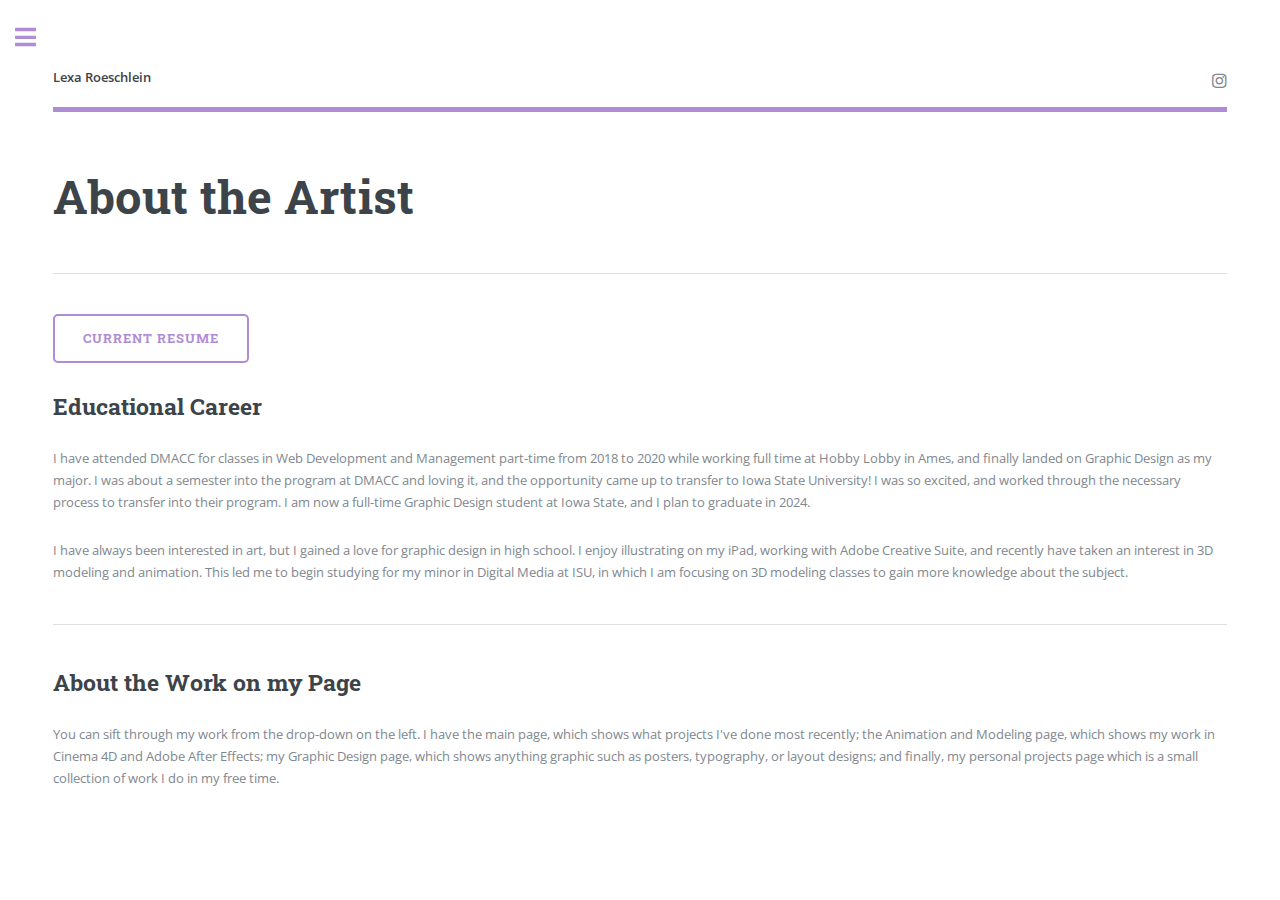
<file: abouttheartist.html>
<!DOCTYPE HTML>
<!--
	Editorial by HTML5 UP
	html5up.net | @ajlkn
	Free for personal and commercial use under the CCA 3.0 license (html5up.net/license)
-->
<html>
	<head>
		<title>About the Artist</title>
		<meta charset="utf-8" />
		<meta name="viewport" content="width=device-width, initial-scale=1, user-scalable=no" />
		<link rel="stylesheet" href="assets/css/main.css" />
	</head>
	<body class="is-preload">

		<!-- Wrapper -->
			<div id="wrapper">

				<!-- Main -->
					<div id="main">
						<div class="inner">

							<!-- Header -->
								<header id="header">
									<strong>Lexa Roeschlein</strong>
									<ul class="icons">
										<li><a href="https://instagram.com/lexa_roeschlein" class="icon brands fa-instagram"><span class="label">Instagram</span></a></li>
									</ul>
								</header>

							<!-- Content -->
								<section>
									<header class="main">
										<h1>About the Artist</h1>
									</header>
									<hr class="major" />
									
									<ul class="actions">
									<li><a href="images/resume.pdf" target="_blank" rel="noreferrer noopener" class="button large">Current Resume</a></li>
									</ul>
							

									<h2>Educational Career</h2>
                                    <p>I have attended DMACC for classes in Web Development and Management part-time from 2018 to 2020 while working full time at Hobby Lobby in Ames, and finally landed on Graphic Design as my major.
                                        I was about a semester into the program at DMACC and loving it, and the opportunity came up to transfer to Iowa State University! 
                                        I was so excited, and worked through the necessary process to transfer into their program. I am now a full-time Graphic Design student at Iowa State, 
                                        and I plan to graduate in 2024. 
                                    </p>
									<!--
									<span class="image main"><img src="images/pic11.jpg" alt="" /></span>
										-->
							
									
									<p>I have always been interested in art, but I gained a love for graphic design in high school. I enjoy illustrating on my iPad, working
										with Adobe Creative Suite, and recently have taken an interest in 3D modeling and animation. This led me to begin studying for my minor in
										Digital Media at ISU, in which I am focusing on 3D modeling classes to gain more knowledge about the subject. 
                                    </p>

									

								
									<hr class="major" />

									<h2>About the Work on my Page</h2>
									<p>You can sift through my work from the drop-down on the left. I have the main page, which shows what projects I've done most recently; the Animation and Modeling page, which shows
                                    my work in Cinema 4D and Adobe After Effects; my Graphic Design page, which shows anything graphic such as posters, typography, or layout designs; and finally, my personal projects page which is a small
									collection of work I do in my free time. 
								</p>
								</section>

						</div>
					</div>

				<!-- Sidebar -->
					<div id="sidebar">
						<div class="inner">

							<!-- Search 
								<section id="search" class="alt">
									<form method="post" action="#">
										<input type="text" name="query" id="query" placeholder="Search" />
									</form>
								</section>
							-->
							<!-- Menu -->
								<nav id="menu">
									<header class="major">
										<h2>Menu</h2>
									</header>
									<ul>
										<li><a href="index.html">Homepage</a></li>
										<li><a href="abouttheartist.html">About the Artist</a></li>
										<li>
											<span class="opener">Project Gallery</span>
											<ul>
												<li><a href="animation_modeling.html">Animation and 3D Modeling</a></li>
												<li><a href="graphicdesign.html">Graphic Design</a></li>
												<li><a href="personalprojects.html">Personal Projects</a></li>
											</ul>
										</li>
										
								</nav>

							<!-- Section -->
							<!--
								<section>
									<header class="major">
										<h2>Ante interdum</h2>
									</header>
									<div class="mini-posts">
										<article>
											<a href="#" class="image"><img src="images/pic07.jpg" alt="" /></a>
											<p>Aenean ornare velit lacus, ac varius enim lorem ullamcorper dolore aliquam.</p>
										</article>
										<article>
											<a href="#" class="image"><img src="images/pic08.jpg" alt="" /></a>
											<p>Aenean ornare velit lacus, ac varius enim lorem ullamcorper dolore aliquam.</p>
										</article>
										<article>
											<a href="#" class="image"><img src="images/pic09.jpg" alt="" /></a>
											<p>Aenean ornare velit lacus, ac varius enim lorem ullamcorper dolore aliquam.</p>
										</article>
									</div>
									<ul class="actions">
										<li><a href="#" class="button">More</a></li>
									</ul>
								</section>
							-->

							<!-- Section -->
                            <section>
                                <header class="major">
                                    <h2>Get in touch</h2>
                                </header>
                                <p>Feel free to contact me with any questions!
                                </p>
                                <ul class="contact">
                                    <li class="icon solid fa-envelope">lexamroeschlein@gmail.com</li>
                                    <li class="icon solid fa-phone">(515) 231-2909</li><!--
                                    <li class="icon solid fa-home"><br />
                                    Nashville, TN 00000-0000</li> -->
                                </ul>
                            </section>
							<!-- Footer -->
								<footer id="footer">
									<p class="copyright">&copy; Lexa Roeschlein. All rights reserved. Preset: <a href="https://html5up.net">HTML5 UP</a>.</p>
								</footer>

						</div>
					</div>

			</div>

		<!-- Scripts -->
			<script src="assets/js/jquery.min.js"></script>
			<script src="assets/js/browser.min.js"></script>
			<script src="assets/js/breakpoints.min.js"></script>
			<script src="assets/js/util.js"></script>
			<script src="assets/js/main.js"></script>

	</body>
</html>
</file>
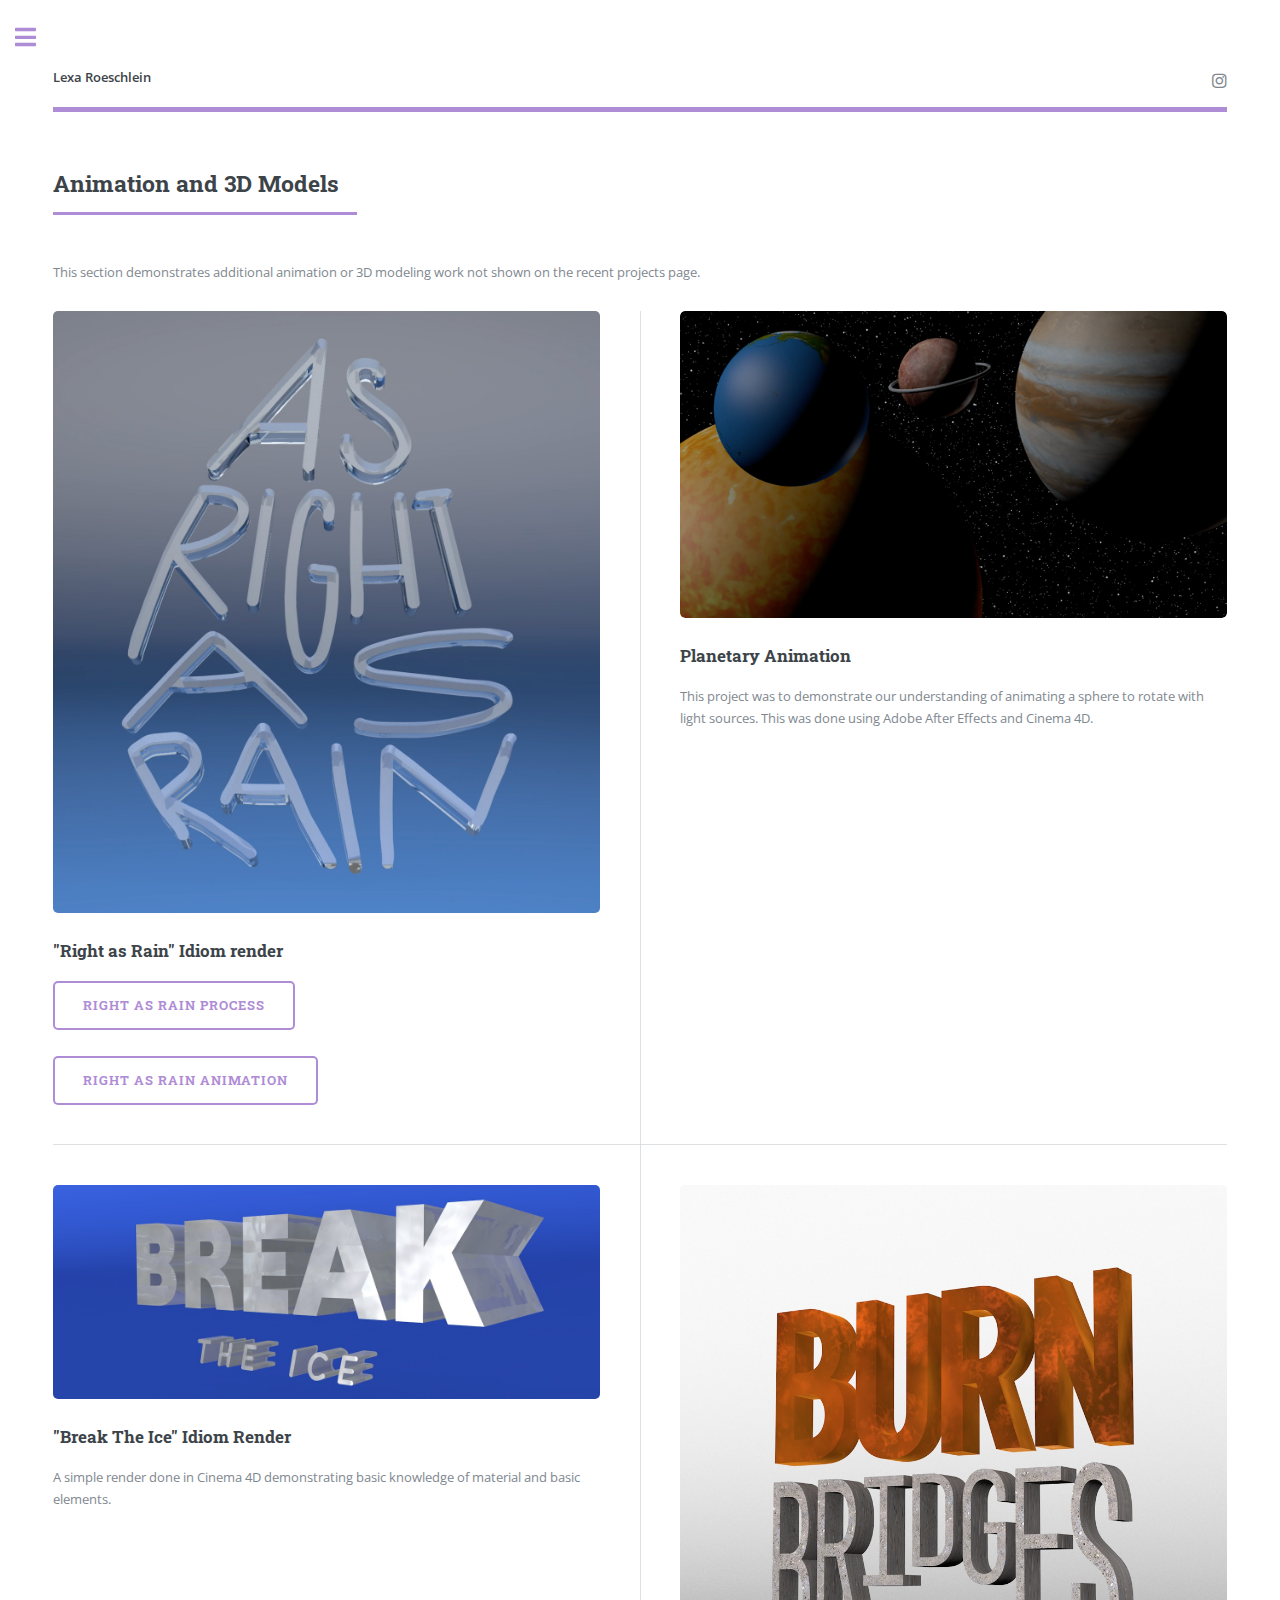
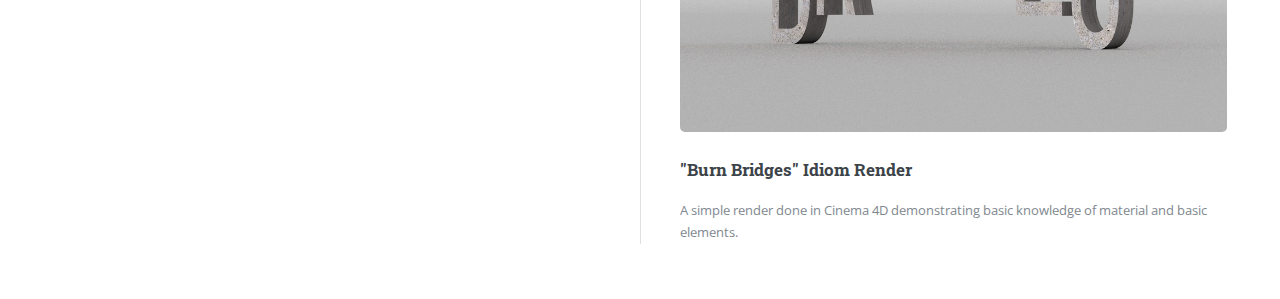
<file: animation_modeling.html>
<!DOCTYPE HTML>
<!--
	Editorial by HTML5 UP
	html5up.net | @ajlkn
	Free for personal and commercial use under the CCA 3.0 license (html5up.net/license)
-->
<html>
	<head>
		<title>Animation and 3D Models</title>
		<meta charset="utf-8" />
		<meta name="viewport" content="width=device-width, initial-scale=1, user-scalable=no" />
		<link rel="stylesheet" href="assets/css/main.css" />
	</head>
	<body class="is-preload">

		<!-- Wrapper -->
			<div id="wrapper">

				<!-- Main -->
					<div id="main">
						<div class="inner">

							<!-- Header -->
								<header id="header">
									<strong>Lexa Roeschlein</strong>
									<ul class="icons">
									
										<li><a href="https://instagram.com/lexa_roeschlein" class="icon brands fa-instagram" target="_blank" rel="noreferrer noopener"><span class="label">Instagram</span></a></li>
									
										</ul>
								</header>

							<!-- Banner -->
							<!-- Section -->
							<section>
								<header class="major">
									<h2>Animation and 3D Models</h2>
								</header>
								<p>This section demonstrates additional animation or 3D modeling work not shown on the recent projects page.</p>
								<div class="posts">
									<article>
										<span class="image object">
											<img src="images/rightasrain_thumb.png" alt="" />
										</span>
										<h3>"Right as Rain" Idiom render</h3>
										<ul class="actions">
											<li><a href="images/rightasrainprocess.pdf" target="_blank" rel="noreferrer noopener" class="button large">Right as Rain Process</a></li>
											</ul>
										<ul class="actions">
											<li><a href="images/rightasrain.mp4" target="_blank" rel="noreferrer noopener" class="button large">Right as Rain Animation</a></li>
											</ul>
									</article>
									<article>
										<a href="images/planets.mp4" target="_blank" rel="noreferrer noopener" class="image"><img src="images/planets_still.png" alt="" /></a>
										<h3>Planetary Animation</h3>
										<p>This project was to demonstrate our understanding of animating a sphere to rotate with light sources. This was done using Adobe After Effects and Cinema 4D.
										</p>
										
									</article>
									<article>
										<span class="image object">
											<img src="images/breaktheice_basic.jpg" alt="" />
										</span>
										<h3>"Break The Ice" Idiom Render</h3>
										<p>A simple render done in Cinema 4D demonstrating basic knowledge of material and basic elements.</p>
									</article>
									<article>
											<span class="image object">
												<img src="images/burnbridges_basic.jpg" alt="" />
											</span>
											<h3>"Burn Bridges" Idiom Render</h3>
											<p>A simple render done in Cinema 4D demonstrating basic knowledge of material and basic elements.</p>
										
										</article>
								
									
									<!--
									<article>
										<a href="#" target="_blank" rel="noreferrer noopener" class="image"><img src="images/pic05.jpg" alt="" /></a>
										<h3>Feugiat lorem aenean</h3>
										<p></p>
									
									</article>
									<article>
										<a href="#" target="_blank" rel="noreferrer noopener" class="image"><img src="images/pic06.jpg" alt="" /></a>
										<h3>Amet varius aliquam</h3>
										<p></p>
									</article> -->
								</div>
							</section>
							
						

							
					


							

						</div>
					</div>

				<!-- Sidebar -->
					<div id="sidebar">
						<div class="inner">

							<!-- Search 
								<section id="search" class="alt">
									<form method="post" action="#">
										<input type="text" name="query" id="query" placeholder="Search" />
									</form>
								</section>
								-->
							<!-- Menu -->
								<nav id="menu">
									<header class="major">
										<h2>Menu</h2>
									</header>
									<ul>
										<li><a href="index.html">Homepage</a></li>
										<li><a href="abouttheartist.html">About the Artist</a></li>
										
										<li>
											<span class="opener">Project Gallery</span>
											<ul>
												<li><a href="animation_modeling.html">Animation and 3D Modeling</a></li>
												<li><a href="graphicdesign.html">Graphic Design</a></li>
												<li><a href="personalprojects.html">Personal Projects</a></li>

											</ul>
										</li>
										
								</nav>

						<!-- Section -->
							<!--
								<section>
									<header class="major">
										<h2>Ante interdum</h2>
									</header>
									<div class="mini-posts">
										<article>
											<a href="#" class="image"><img src="images/pic07.jpg" alt="" /></a>
											<p>Aenean ornare velit lacus, ac varius enim lorem ullamcorper dolore aliquam.</p>
										</article>
										<article>
											<a href="#" class="image"><img src="images/pic08.jpg" alt="" /></a>
											<p>Aenean ornare velit lacus, ac varius enim lorem ullamcorper dolore aliquam.</p>
										</article>
										<article>
											<a href="#" class="image"><img src="images/pic09.jpg" alt="" /></a>
											<p>Aenean ornare velit lacus, ac varius enim lorem ullamcorper dolore aliquam.</p>
										</article>
									</div>
									<ul class="actions">
										<li><a href="#" class="button">More</a></li>
									</ul>
								</section>
							-->

							<!-- Section -->
                            <section>
                                <header class="major">
                                    <h2>Get in touch</h2>
                                </header>
                                <p>Feel free to contact me with any questions!
                                </p>
                                <ul class="contact">
                                    <li class="icon solid fa-envelope">lexamroeschlein@gmail.com</li>
                                    <li class="icon solid fa-phone">(515) 231-2909</li><!--
                                    <li class="icon solid fa-home"><br />
                                    Nashville, TN 00000-0000</li> -->
                                </ul>
                            </section>

							<!-- Footer -->
								<footer id="footer">
									<p class="copyright">&copy; Lexa Roeschlein. All rights reserved. Preset: <a href="https://html5up.net">HTML5 UP</a>.</p>
								</footer>

						</div>
					</div>

			</div>

		<!-- Scripts -->
			<script src="assets/js/jquery.min.js"></script>
			<script src="assets/js/browser.min.js"></script>
			<script src="assets/js/breakpoints.min.js"></script>
			<script src="assets/js/util.js"></script>
			<script src="assets/js/main.js"></script>

	</body>
</html>
</file>
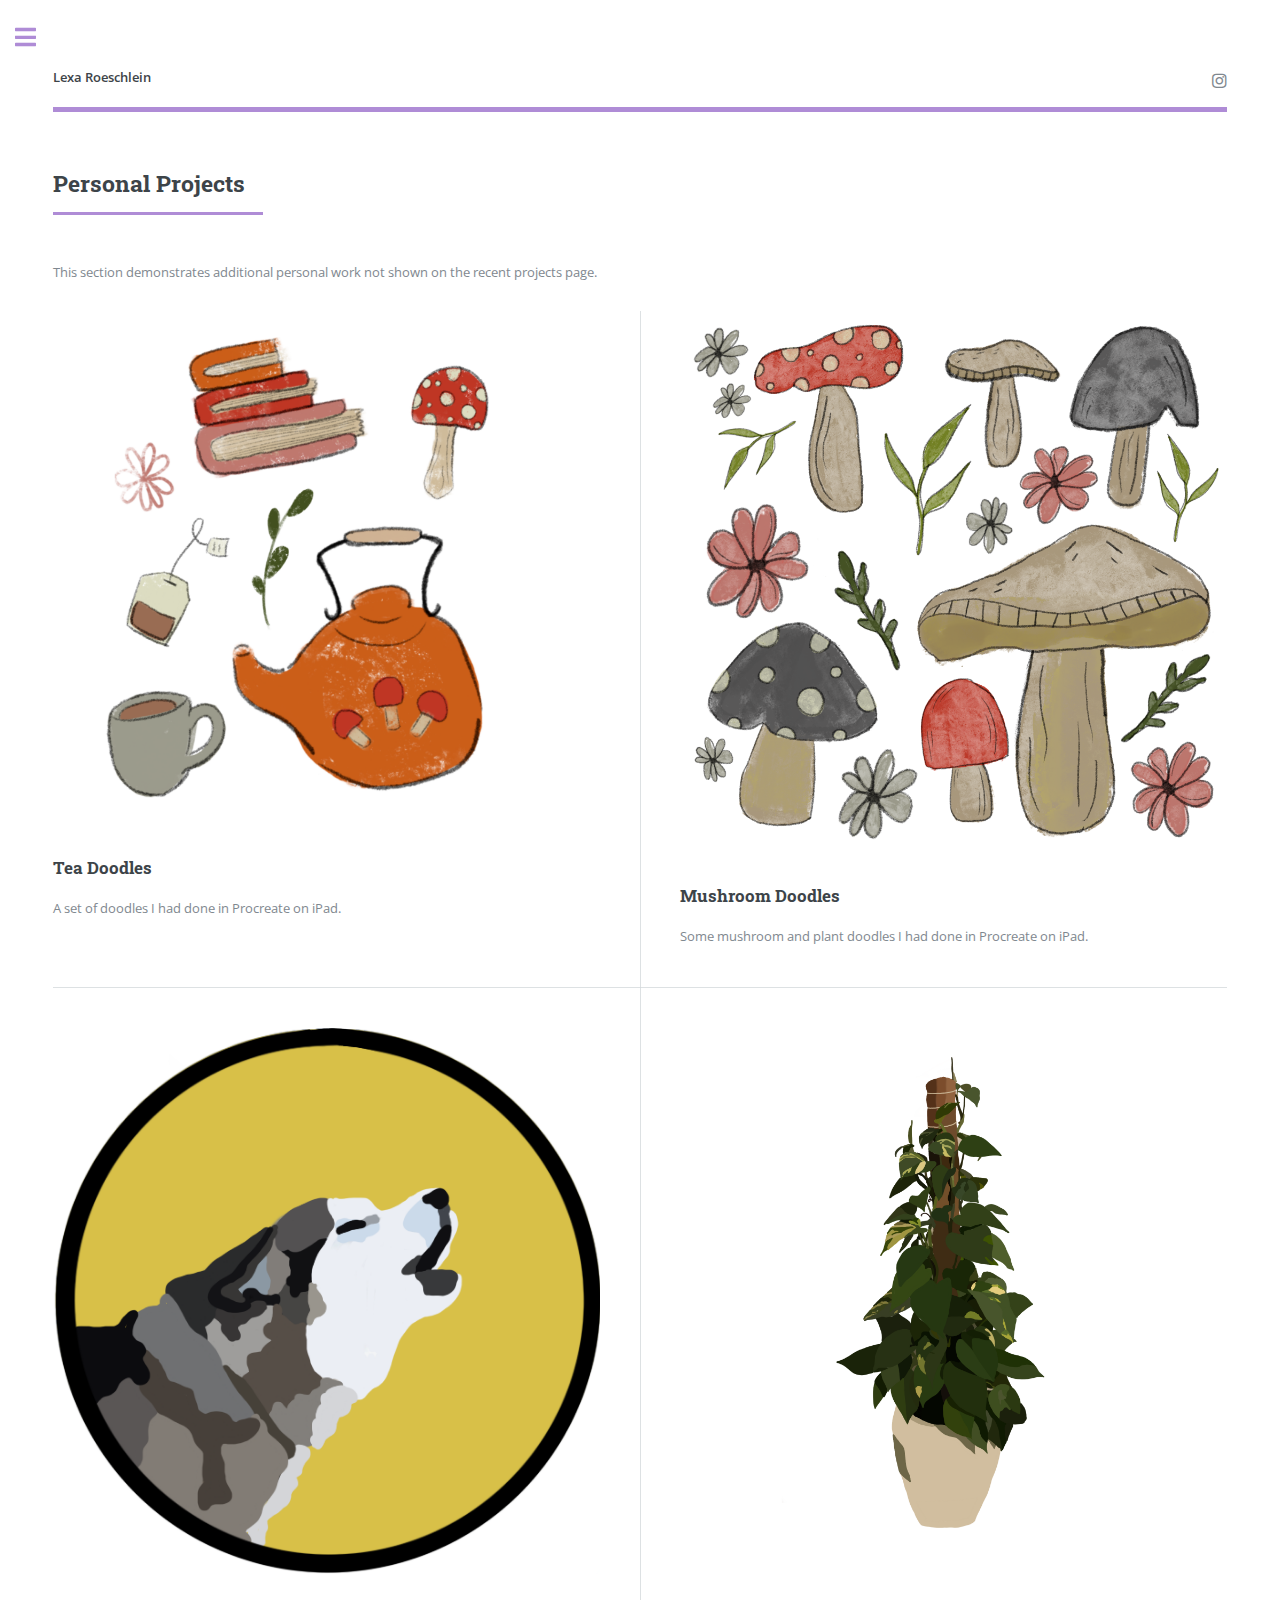
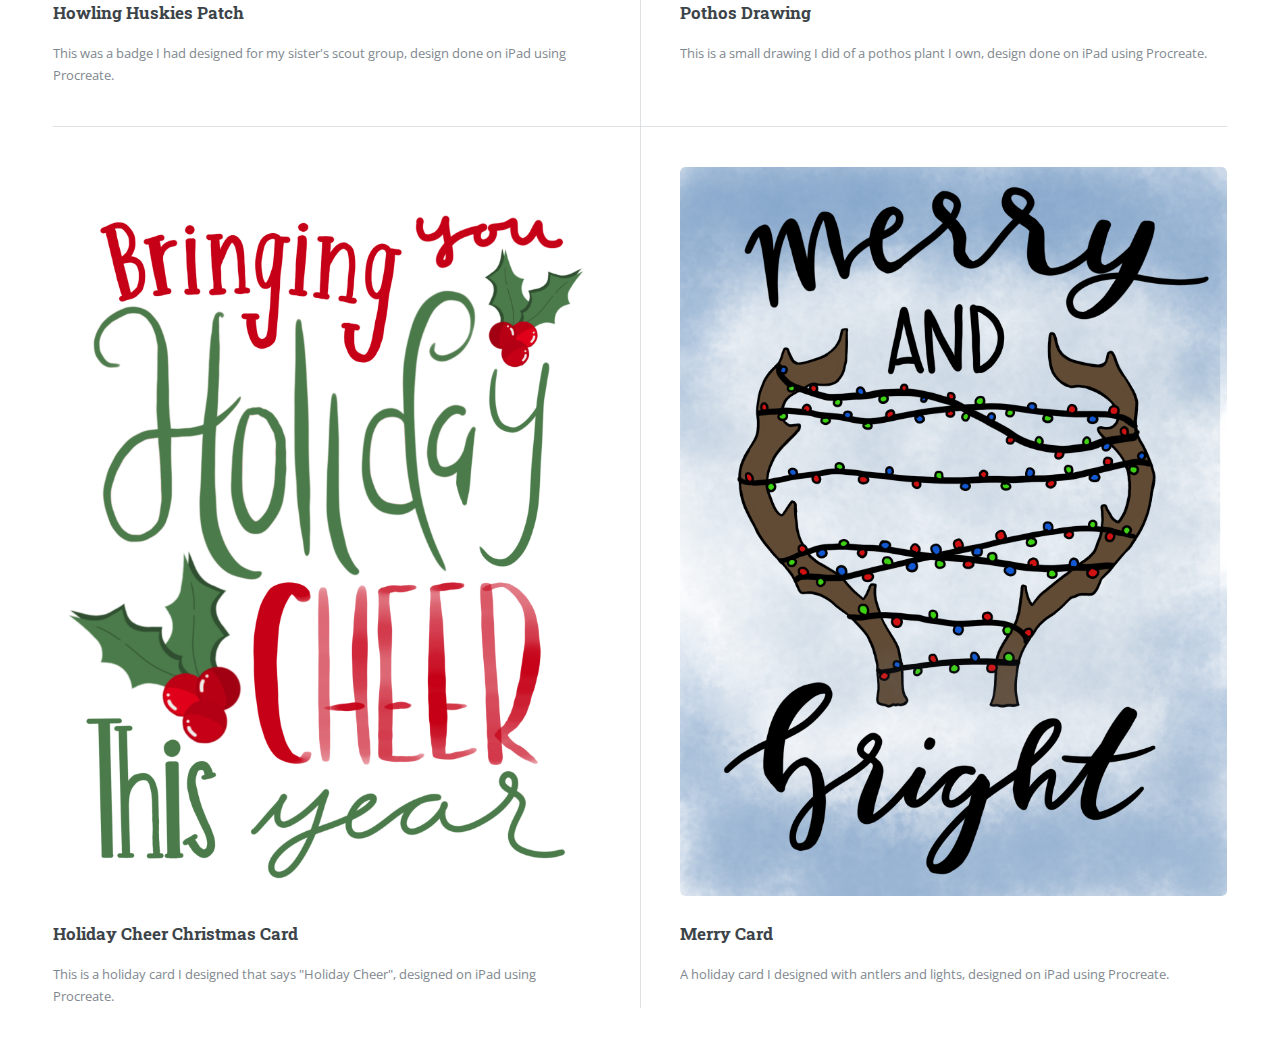
<file: personalprojects.html>
<!DOCTYPE HTML>
<!--
	Editorial by HTML5 UP
	html5up.net | @ajlkn
	Free for personal and commercial use under the CCA 3.0 license (html5up.net/license)
-->
<html>
	<head>
		<title>Personal Projects</title>
		<meta charset="utf-8" />
		<meta name="viewport" content="width=device-width, initial-scale=1, user-scalable=no" />
		<link rel="stylesheet" href="assets/css/main.css" />
	</head>
	<body class="is-preload">

		<!-- Wrapper -->
			<div id="wrapper">

				<!-- Main -->
					<div id="main">
						<div class="inner">

							<!-- Header -->
								<header id="header">
									<strong>Lexa Roeschlein</strong>
									<ul class="icons">
										
										<li><a href="https://instagram.com/lexa_roeschlein" class="icon brands fa-instagram" target="_blank" rel="noreferrer noopener"><span class="label">Instagram</span></a></li>
									
										</ul>
								</header>

							<!-- Banner -->
							<!-- Section -->
							<section>
								<header class="major">
									<h2>Personal Projects</h2>
								</header>
								<p>This section demonstrates additional personal work not shown on the recent projects page.</p>
								<div class="posts">
									<article>
										<a href="images/tea.png" target="_blank" rel="noreferrer noopener" class="image"><img src="images/tea.png" alt="" /></a>
										<h3>Tea Doodles</h3>
										<p>A set of doodles I had done in Procreate on iPad.
										</p>
										
									</article><article>
										<a href="images/mushroom.png" target="_blank" rel="noreferrer noopener" class="image"><img src="images/mushroom.png" alt="" /></a>
										<h3>Mushroom Doodles</h3>
										<p>Some mushroom and plant doodles I had done in Procreate on iPad.
										</p>
										
									</article>
									<article>
										<a href="images/husky.png" target="_blank" rel="noreferrer noopener" class="image"><img src="images/husky.png" alt="" /></a>
										<h3>Howling Huskies Patch</h3>
										<p>This was a badge I had designed for my sister's scout group, design done on iPad using Procreate.
										</p>
										
									</article>
                                    <article>
										<a href="images/pothos.png" target="_blank" rel="noreferrer noopener" class="image"><img src="images/pothos.png" alt="" /></a>
										<h3>Pothos Drawing</h3>
										<p>This is a small drawing I did of a pothos plant I own, design done on iPad using Procreate.
										</p>
										
									</article>
                                    <article>
										<a href="images/holidaycheer.png" target="_blank" rel="noreferrer noopener" class="image"><img src="images/holidaycheer.png" alt="" /></a>
										<h3>Holiday Cheer Christmas Card</h3>
										<p>This is a holiday card I designed that says "Holiday Cheer", designed on iPad using Procreate.
										</p>
										
									</article>
                                    <article>
										<a href="images/merry.png" target="_blank" rel="noreferrer noopener" class="image"><img src="images/merry.png" alt="" /></a>
										<h3>Merry Card</h3>
										<p>A holiday card I designed with antlers and lights, designed on iPad using Procreate.
										</p>
										
									</article>
								
									
									
									<!--
									<article>
										<a href="#" target="_blank" rel="noreferrer noopener" class="image"><img src="images/pic05.jpg" alt="" /></a>
										<h3>Feugiat lorem aenean</h3>
										<p></p>
									
									</article>
									<article>
										<a href="#" target="_blank" rel="noreferrer noopener" class="image"><img src="images/pic06.jpg" alt="" /></a>
										<h3>Amet varius aliquam</h3>
										<p></p>
									</article> -->
								</div>
							</section>
							
						

							
					


							

						</div>
					</div>

				<!-- Sidebar -->
					<div id="sidebar">
						<div class="inner">

							<!-- Search 
								<section id="search" class="alt">
									<form method="post" action="#">
										<input type="text" name="query" id="query" placeholder="Search" />
									</form>
								</section>
								-->
							<!-- Menu -->
								<nav id="menu">
									<header class="major">
										<h2>Menu</h2>
									</header>
									<ul>
										<li><a href="index.html">Homepage</a></li>
										<li><a href="abouttheartist.html">About the Artist</a></li>
										
										<li>
											<span class="opener">Project Gallery</span>
											<ul>
												<li><a href="animation_modeling.html">Animation and 3D Modeling</a></li>
												<li><a href="graphicdesign.html">Graphic Design</a></li>
												<li><a href="personalprojects.html">Personal Projects</a></li>
											</ul>
										</li>
										
								</nav>

						<!-- Section -->
							<!--
								<section>
									<header class="major">
										<h2>Ante interdum</h2>
									</header>
									<div class="mini-posts">
										<article>
											<a href="#" class="image"><img src="images/pic07.jpg" alt="" /></a>
											<p>Aenean ornare velit lacus, ac varius enim lorem ullamcorper dolore aliquam.</p>
										</article>
										<article>
											<a href="#" class="image"><img src="images/pic08.jpg" alt="" /></a>
											<p>Aenean ornare velit lacus, ac varius enim lorem ullamcorper dolore aliquam.</p>
										</article>
										<article>
											<a href="#" class="image"><img src="images/pic09.jpg" alt="" /></a>
											<p>Aenean ornare velit lacus, ac varius enim lorem ullamcorper dolore aliquam.</p>
										</article>
									</div>
									<ul class="actions">
										<li><a href="#" class="button">More</a></li>
									</ul>
								</section>
							-->

							<!-- Section -->
                            <section>
                                <header class="major">
                                    <h2>Get in touch</h2>
                                </header>
                                <p>Feel free to contact me with any questions!
                                </p>
                                <ul class="contact">
                                    <li class="icon solid fa-envelope">lexamroeschlein@gmail.com</li>
                                    <li class="icon solid fa-phone">(515) 231-2909</li><!--
                                    <li class="icon solid fa-home"><br />
                                    Nashville, TN 00000-0000</li> -->
                                </ul>
                            </section>

							<!-- Footer -->
								<footer id="footer">
									<p class="copyright">&copy; Lexa Roeschlein. All rights reserved. Preset: <a href="https://html5up.net">HTML5 UP</a>.</p>
								</footer>

						</div>
					</div>

			</div>

		<!-- Scripts -->
			<script src="assets/js/jquery.min.js"></script>
			<script src="assets/js/browser.min.js"></script>
			<script src="assets/js/breakpoints.min.js"></script>
			<script src="assets/js/util.js"></script>
			<script src="assets/js/main.js"></script>

	</body>
</html>
</file>
<file: assets/css/main.css>
@import url(fontawesome-all.min.css);
@import url("https://fonts.googleapis.com/css?family=Open+Sans:400,600,400italic,600italic|Roboto+Slab:400,700");
/*
	Editorial by HTML5 UP
	html5up.net | @ajlkn
	Free for personal and commercial use under the CCA 3.0 license (html5up.net/license)
*/
html, body, div, span, applet, object,
iframe, h1, h2, h3, h4, h5, h6, p, blockquote,
pre, a, abbr, acronym, address, big, cite,
code, del, dfn, em, img, ins, kbd, q, s, samp,
small, strike, strong, sub, sup, tt, var, b,
u, i, center, dl, dt, dd, ol, ul, li, fieldset,
form, label, legend, table, caption, tbody,
tfoot, thead, tr, th, td, article, aside,
canvas, details, embed, figure, figcaption,
footer, header, hgroup, menu, nav, output, ruby,
section, summary, time, mark, audio, video {
  margin: 0;
  padding: 0;
  border: 0;
  font-size: 100%;
  font: inherit;
  vertical-align: baseline; }

article, aside, details, figcaption, figure,
footer, header, hgroup, menu, nav, section {
  display: block; }

body {
  line-height: 1; }

ol, ul {
  list-style: none; }

blockquote, q {
  quotes: none; }
  blockquote:before, blockquote:after, q:before, q:after {
    content: '';
    content: none; }

table {
  border-collapse: collapse;
  border-spacing: 0; }

body {
  -webkit-text-size-adjust: none; }

mark {
  background-color: transparent;
  color: inherit; }

input::-moz-focus-inner {
  border: 0;
  padding: 0; }

input, select, textarea {
  -moz-appearance: none;
  -webkit-appearance: none;
  -ms-appearance: none;
  appearance: none; }

/* Basic */
@-ms-viewport {
  width: device-width; }

body {
  -ms-overflow-style: scrollbar; }

@media screen and (max-width: 480px) {
  html, body {
    min-width: 320px; } }

html {
  box-sizing: border-box; }

*, *:before, *:after {
  box-sizing: inherit; }

body {
  background: #ffffff; }
  body.is-preload *, body.is-preload *:before, body.is-preload *:after, body.is-resizing *, body.is-resizing *:before, body.is-resizing *:after {
    -moz-animation: none !important;
    -webkit-animation: none !important;
    -ms-animation: none !important;
    animation: none !important;
    -moz-transition: none !important;
    -webkit-transition: none !important;
    -ms-transition: none !important;
    transition: none !important; }

/* Type */
body, input, select, textarea {
  color: #7f888f;
  font-family: "Open Sans", sans-serif;
  font-size: 13pt;
  font-weight: 400;
  line-height: 1.65; }
  @media screen and (max-width: 1680px) {
    body, input, select, textarea {
      font-size: 11pt; } }
  @media screen and (max-width: 1280px) {
    body, input, select, textarea {
      font-size: 10pt; } }
  @media screen and (max-width: 360px) {
    body, input, select, textarea {
      font-size: 9pt; } }

a {
  -moz-transition: color 0.2s ease-in-out, border-bottom-color 0.2s ease-in-out;
  -webkit-transition: color 0.2s ease-in-out, border-bottom-color 0.2s ease-in-out;
  -ms-transition: color 0.2s ease-in-out, border-bottom-color 0.2s ease-in-out;
  transition: color 0.2s ease-in-out, border-bottom-color 0.2s ease-in-out;
  border-bottom: dotted 1px;
  color: #af8cd6;
  text-decoration: none; }
  a:hover {
    border-bottom-color: #af8cd6;
    color: #af8cd6 !important; }
    a:hover strong {
      color: inherit; }

strong, b {
  color: #3d4449;
  font-weight: 600; }

em, i {
  font-style: italic; }

p {
  margin: 0 0 2em 0; }

h1, h2, h3, h4, h5, h6 {
  color: #3d4449;
  font-family: "Roboto Slab", serif;
  font-weight: 700;
  line-height: 1.5;
  margin: 0 0 1em 0; }
  h1 a, h2 a, h3 a, h4 a, h5 a, h6 a {
    color: inherit;
    text-decoration: none;
    border-bottom: 0; }

h1 {
  font-size: 4em;
  margin: 0 0 0.5em 0;
  line-height: 1.3; }

h2 {
  font-size: 1.75em; }

h3 {
  font-size: 1.25em; }

h4 {
  font-size: 1.1em; }

h5 {
  font-size: 0.9em; }

h6 {
  font-size: 0.7em; }

@media screen and (max-width: 1680px) {
  h1 {
    font-size: 3.5em; } }

@media screen and (max-width: 980px) {
  h1 {
    font-size: 3.25em; } }

@media screen and (max-width: 736px) {
  h1 {
    font-size: 2em;
    line-height: 1.4; }
  h2 {
    font-size: 1.5em; } }

sub {
  font-size: 0.8em;
  position: relative;
  top: 0.5em; }

sup {
  font-size: 0.8em;
  position: relative;
  top: -0.5em; }

blockquote {
  border-left: solid 3px rgba(210, 215, 217, 0.75);
  font-style: italic;
  margin: 0 0 2em 0;
  padding: 0.5em 0 0.5em 2em; }

code {
  background: rgba(230, 235, 237, 0.25);
  border-radius: 0.375em;
  border: solid 1px rgba(210, 215, 217, 0.75);
  font-family: "Courier New", monospace;
  font-size: 0.9em;
  margin: 0 0.25em;
  padding: 0.25em 0.65em; }

pre {
  -webkit-overflow-scrolling: touch;
  font-family: "Courier New", monospace;
  font-size: 0.9em;
  margin: 0 0 2em 0; }
  pre code {
    display: block;
    line-height: 1.75;
    padding: 1em 1.5em;
    overflow-x: auto; }

hr {
  border: 0;
  border-bottom: solid 1px rgba(210, 215, 217, 0.75);
  margin: 2em 0; }
  hr.major {
    margin: 3em 0; }

.align-left {
  text-align: left; }

.align-center {
  text-align: center; }

.align-right {
  text-align: right; }

/* Row */
.row {
  display: flex;
  flex-wrap: wrap;
  box-sizing: border-box;
  align-items: stretch; }
  .row > * {
    box-sizing: border-box; }
  .row.gtr-uniform > * > :last-child {
    margin-bottom: 0; }
  .row.aln-left {
    justify-content: flex-start; }
  .row.aln-center {
    justify-content: center; }
  .row.aln-right {
    justify-content: flex-end; }
  .row.aln-top {
    align-items: flex-start; }
  .row.aln-middle {
    align-items: center; }
  .row.aln-bottom {
    align-items: flex-end; }
  .row > .imp {
    order: -1; }
  .row > .col-1 {
    width: 8.33333%; }
  .row > .off-1 {
    margin-left: 8.33333%; }
  .row > .col-2 {
    width: 16.66667%; }
  .row > .off-2 {
    margin-left: 16.66667%; }
  .row > .col-3 {
    width: 25%; }
  .row > .off-3 {
    margin-left: 25%; }
  .row > .col-4 {
    width: 33.33333%; }
  .row > .off-4 {
    margin-left: 33.33333%; }
  .row > .col-5 {
    width: 41.66667%; }
  .row > .off-5 {
    margin-left: 41.66667%; }
  .row > .col-6 {
    width: 50%; }
  .row > .off-6 {
    margin-left: 50%; }
  .row > .col-7 {
    width: 58.33333%; }
  .row > .off-7 {
    margin-left: 58.33333%; }
  .row > .col-8 {
    width: 66.66667%; }
  .row > .off-8 {
    margin-left: 66.66667%; }
  .row > .col-9 {
    width: 75%; }
  .row > .off-9 {
    margin-left: 75%; }
  .row > .col-10 {
    width: 83.33333%; }
  .row > .off-10 {
    margin-left: 83.33333%; }
  .row > .col-11 {
    width: 91.66667%; }
  .row > .off-11 {
    margin-left: 91.66667%; }
  .row > .col-12 {
    width: 100%; }
  .row > .off-12 {
    margin-left: 100%; }
  .row.gtr-0 {
    margin-top: 0;
    margin-left: 0em; }
    .row.gtr-0 > * {
      padding: 0 0 0 0em; }
    .row.gtr-0.gtr-uniform {
      margin-top: 0em; }
      .row.gtr-0.gtr-uniform > * {
        padding-top: 0em; }
  .row.gtr-25 {
    margin-top: 0;
    margin-left: -0.375em; }
    .row.gtr-25 > * {
      padding: 0 0 0 0.375em; }
    .row.gtr-25.gtr-uniform {
      margin-top: -0.375em; }
      .row.gtr-25.gtr-uniform > * {
        padding-top: 0.375em; }
  .row.gtr-50 {
    margin-top: 0;
    margin-left: -0.75em; }
    .row.gtr-50 > * {
      padding: 0 0 0 0.75em; }
    .row.gtr-50.gtr-uniform {
      margin-top: -0.75em; }
      .row.gtr-50.gtr-uniform > * {
        padding-top: 0.75em; }
  .row {
    margin-top: 0;
    margin-left: -1.5em; }
    .row > * {
      padding: 0 0 0 1.5em; }
    .row.gtr-uniform {
      margin-top: -1.5em; }
      .row.gtr-uniform > * {
        padding-top: 1.5em; }
  .row.gtr-150 {
    margin-top: 0;
    margin-left: -2.25em; }
    .row.gtr-150 > * {
      padding: 0 0 0 2.25em; }
    .row.gtr-150.gtr-uniform {
      margin-top: -2.25em; }
      .row.gtr-150.gtr-uniform > * {
        padding-top: 2.25em; }
  .row.gtr-200 {
    margin-top: 0;
    margin-left: -3em; }
    .row.gtr-200 > * {
      padding: 0 0 0 3em; }
    .row.gtr-200.gtr-uniform {
      margin-top: -3em; }
      .row.gtr-200.gtr-uniform > * {
        padding-top: 3em; }
  @media screen and (max-width: 1680px) {
    .row {
      display: flex;
      flex-wrap: wrap;
      box-sizing: border-box;
      align-items: stretch; }
      .row > * {
        box-sizing: border-box; }
      .row.gtr-uniform > * > :last-child {
        margin-bottom: 0; }
      .row.aln-left {
        justify-content: flex-start; }
      .row.aln-center {
        justify-content: center; }
      .row.aln-right {
        justify-content: flex-end; }
      .row.aln-top {
        align-items: flex-start; }
      .row.aln-middle {
        align-items: center; }
      .row.aln-bottom {
        align-items: flex-end; }
      .row > .imp-xlarge {
        order: -1; }
      .row > .col-1-xlarge {
        width: 8.33333%; }
      .row > .off-1-xlarge {
        margin-left: 8.33333%; }
      .row > .col-2-xlarge {
        width: 16.66667%; }
      .row > .off-2-xlarge {
        margin-left: 16.66667%; }
      .row > .col-3-xlarge {
        width: 25%; }
      .row > .off-3-xlarge {
        margin-left: 25%; }
      .row > .col-4-xlarge {
        width: 33.33333%; }
      .row > .off-4-xlarge {
        margin-left: 33.33333%; }
      .row > .col-5-xlarge {
        width: 41.66667%; }
      .row > .off-5-xlarge {
        margin-left: 41.66667%; }
      .row > .col-6-xlarge {
        width: 50%; }
      .row > .off-6-xlarge {
        margin-left: 50%; }
      .row > .col-7-xlarge {
        width: 58.33333%; }
      .row > .off-7-xlarge {
        margin-left: 58.33333%; }
      .row > .col-8-xlarge {
        width: 66.66667%; }
      .row > .off-8-xlarge {
        margin-left: 66.66667%; }
      .row > .col-9-xlarge {
        width: 75%; }
      .row > .off-9-xlarge {
        margin-left: 75%; }
      .row > .col-10-xlarge {
        width: 83.33333%; }
      .row > .off-10-xlarge {
        margin-left: 83.33333%; }
      .row > .col-11-xlarge {
        width: 91.66667%; }
      .row > .off-11-xlarge {
        margin-left: 91.66667%; }
      .row > .col-12-xlarge {
        width: 100%; }
      .row > .off-12-xlarge {
        margin-left: 100%; }
      .row.gtr-0 {
        margin-top: 0;
        margin-left: 0em; }
        .row.gtr-0 > * {
          padding: 0 0 0 0em; }
        .row.gtr-0.gtr-uniform {
          margin-top: 0em; }
          .row.gtr-0.gtr-uniform > * {
            padding-top: 0em; }
      .row.gtr-25 {
        margin-top: 0;
        margin-left: -0.375em; }
        .row.gtr-25 > * {
          padding: 0 0 0 0.375em; }
        .row.gtr-25.gtr-uniform {
          margin-top: -0.375em; }
          .row.gtr-25.gtr-uniform > * {
            padding-top: 0.375em; }
      .row.gtr-50 {
        margin-top: 0;
        margin-left: -0.75em; }
        .row.gtr-50 > * {
          padding: 0 0 0 0.75em; }
        .row.gtr-50.gtr-uniform {
          margin-top: -0.75em; }
          .row.gtr-50.gtr-uniform > * {
            padding-top: 0.75em; }
      .row {
        margin-top: 0;
        margin-left: -1.5em; }
        .row > * {
          padding: 0 0 0 1.5em; }
        .row.gtr-uniform {
          margin-top: -1.5em; }
          .row.gtr-uniform > * {
            padding-top: 1.5em; }
      .row.gtr-150 {
        margin-top: 0;
        margin-left: -2.25em; }
        .row.gtr-150 > * {
          padding: 0 0 0 2.25em; }
        .row.gtr-150.gtr-uniform {
          margin-top: -2.25em; }
          .row.gtr-150.gtr-uniform > * {
            padding-top: 2.25em; }
      .row.gtr-200 {
        margin-top: 0;
        margin-left: -3em; }
        .row.gtr-200 > * {
          padding: 0 0 0 3em; }
        .row.gtr-200.gtr-uniform {
          margin-top: -3em; }
          .row.gtr-200.gtr-uniform > * {
            padding-top: 3em; } }
  @media screen and (max-width: 1280px) {
    .row {
      display: flex;
      flex-wrap: wrap;
      box-sizing: border-box;
      align-items: stretch; }
      .row > * {
        box-sizing: border-box; }
      .row.gtr-uniform > * > :last-child {
        margin-bottom: 0; }
      .row.aln-left {
        justify-content: flex-start; }
      .row.aln-center {
        justify-content: center; }
      .row.aln-right {
        justify-content: flex-end; }
      .row.aln-top {
        align-items: flex-start; }
      .row.aln-middle {
        align-items: center; }
      .row.aln-bottom {
        align-items: flex-end; }
      .row > .imp-large {
        order: -1; }
      .row > .col-1-large {
        width: 8.33333%; }
      .row > .off-1-large {
        margin-left: 8.33333%; }
      .row > .col-2-large {
        width: 16.66667%; }
      .row > .off-2-large {
        margin-left: 16.66667%; }
      .row > .col-3-large {
        width: 25%; }
      .row > .off-3-large {
        margin-left: 25%; }
      .row > .col-4-large {
        width: 33.33333%; }
      .row > .off-4-large {
        margin-left: 33.33333%; }
      .row > .col-5-large {
        width: 41.66667%; }
      .row > .off-5-large {
        margin-left: 41.66667%; }
      .row > .col-6-large {
        width: 50%; }
      .row > .off-6-large {
        margin-left: 50%; }
      .row > .col-7-large {
        width: 58.33333%; }
      .row > .off-7-large {
        margin-left: 58.33333%; }
      .row > .col-8-large {
        width: 66.66667%; }
      .row > .off-8-large {
        margin-left: 66.66667%; }
      .row > .col-9-large {
        width: 75%; }
      .row > .off-9-large {
        margin-left: 75%; }
      .row > .col-10-large {
        width: 83.33333%; }
      .row > .off-10-large {
        margin-left: 83.33333%; }
      .row > .col-11-large {
        width: 91.66667%; }
      .row > .off-11-large {
        margin-left: 91.66667%; }
      .row > .col-12-large {
        width: 100%; }
      .row > .off-12-large {
        margin-left: 100%; }
      .row.gtr-0 {
        margin-top: 0;
        margin-left: 0em; }
        .row.gtr-0 > * {
          padding: 0 0 0 0em; }
        .row.gtr-0.gtr-uniform {
          margin-top: 0em; }
          .row.gtr-0.gtr-uniform > * {
            padding-top: 0em; }
      .row.gtr-25 {
        margin-top: 0;
        margin-left: -0.375em; }
        .row.gtr-25 > * {
          padding: 0 0 0 0.375em; }
        .row.gtr-25.gtr-uniform {
          margin-top: -0.375em; }
          .row.gtr-25.gtr-uniform > * {
            padding-top: 0.375em; }
      .row.gtr-50 {
        margin-top: 0;
        margin-left: -0.75em; }
        .row.gtr-50 > * {
          padding: 0 0 0 0.75em; }
        .row.gtr-50.gtr-uniform {
          margin-top: -0.75em; }
          .row.gtr-50.gtr-uniform > * {
            padding-top: 0.75em; }
      .row {
        margin-top: 0;
        margin-left: -1.5em; }
        .row > * {
          padding: 0 0 0 1.5em; }
        .row.gtr-uniform {
          margin-top: -1.5em; }
          .row.gtr-uniform > * {
            padding-top: 1.5em; }
      .row.gtr-150 {
        margin-top: 0;
        margin-left: -2.25em; }
        .row.gtr-150 > * {
          padding: 0 0 0 2.25em; }
        .row.gtr-150.gtr-uniform {
          margin-top: -2.25em; }
          .row.gtr-150.gtr-uniform > * {
            padding-top: 2.25em; }
      .row.gtr-200 {
        margin-top: 0;
        margin-left: -3em; }
        .row.gtr-200 > * {
          padding: 0 0 0 3em; }
        .row.gtr-200.gtr-uniform {
          margin-top: -3em; }
          .row.gtr-200.gtr-uniform > * {
            padding-top: 3em; } }
  @media screen and (max-width: 980px) {
    .row {
      display: flex;
      flex-wrap: wrap;
      box-sizing: border-box;
      align-items: stretch; }
      .row > * {
        box-sizing: border-box; }
      .row.gtr-uniform > * > :last-child {
        margin-bottom: 0; }
      .row.aln-left {
        justify-content: flex-start; }
      .row.aln-center {
        justify-content: center; }
      .row.aln-right {
        justify-content: flex-end; }
      .row.aln-top {
        align-items: flex-start; }
      .row.aln-middle {
        align-items: center; }
      .row.aln-bottom {
        align-items: flex-end; }
      .row > .imp-medium {
        order: -1; }
      .row > .col-1-medium {
        width: 8.33333%; }
      .row > .off-1-medium {
        margin-left: 8.33333%; }
      .row > .col-2-medium {
        width: 16.66667%; }
      .row > .off-2-medium {
        margin-left: 16.66667%; }
      .row > .col-3-medium {
        width: 25%; }
      .row > .off-3-medium {
        margin-left: 25%; }
      .row > .col-4-medium {
        width: 33.33333%; }
      .row > .off-4-medium {
        margin-left: 33.33333%; }
      .row > .col-5-medium {
        width: 41.66667%; }
      .row > .off-5-medium {
        margin-left: 41.66667%; }
      .row > .col-6-medium {
        width: 50%; }
      .row > .off-6-medium {
        margin-left: 50%; }
      .row > .col-7-medium {
        width: 58.33333%; }
      .row > .off-7-medium {
        margin-left: 58.33333%; }
      .row > .col-8-medium {
        width: 66.66667%; }
      .row > .off-8-medium {
        margin-left: 66.66667%; }
      .row > .col-9-medium {
        width: 75%; }
      .row > .off-9-medium {
        margin-left: 75%; }
      .row > .col-10-medium {
        width: 83.33333%; }
      .row > .off-10-medium {
        margin-left: 83.33333%; }
      .row > .col-11-medium {
        width: 91.66667%; }
      .row > .off-11-medium {
        margin-left: 91.66667%; }
      .row > .col-12-medium {
        width: 100%; }
      .row > .off-12-medium {
        margin-left: 100%; }
      .row.gtr-0 {
        margin-top: 0;
        margin-left: 0em; }
        .row.gtr-0 > * {
          padding: 0 0 0 0em; }
        .row.gtr-0.gtr-uniform {
          margin-top: 0em; }
          .row.gtr-0.gtr-uniform > * {
            padding-top: 0em; }
      .row.gtr-25 {
        margin-top: 0;
        margin-left: -0.375em; }
        .row.gtr-25 > * {
          padding: 0 0 0 0.375em; }
        .row.gtr-25.gtr-uniform {
          margin-top: -0.375em; }
          .row.gtr-25.gtr-uniform > * {
            padding-top: 0.375em; }
      .row.gtr-50 {
        margin-top: 0;
        margin-left: -0.75em; }
        .row.gtr-50 > * {
          padding: 0 0 0 0.75em; }
        .row.gtr-50.gtr-uniform {
          margin-top: -0.75em; }
          .row.gtr-50.gtr-uniform > * {
            padding-top: 0.75em; }
      .row {
        margin-top: 0;
        margin-left: -1.5em; }
        .row > * {
          padding: 0 0 0 1.5em; }
        .row.gtr-uniform {
          margin-top: -1.5em; }
          .row.gtr-uniform > * {
            padding-top: 1.5em; }
      .row.gtr-150 {
        margin-top: 0;
        margin-left: -2.25em; }
        .row.gtr-150 > * {
          padding: 0 0 0 2.25em; }
        .row.gtr-150.gtr-uniform {
          margin-top: -2.25em; }
          .row.gtr-150.gtr-uniform > * {
            padding-top: 2.25em; }
      .row.gtr-200 {
        margin-top: 0;
        margin-left: -3em; }
        .row.gtr-200 > * {
          padding: 0 0 0 3em; }
        .row.gtr-200.gtr-uniform {
          margin-top: -3em; }
          .row.gtr-200.gtr-uniform > * {
            padding-top: 3em; } }
  @media screen and (max-width: 736px) {
    .row {
      display: flex;
      flex-wrap: wrap;
      box-sizing: border-box;
      align-items: stretch; }
      .row > * {
        box-sizing: border-box; }
      .row.gtr-uniform > * > :last-child {
        margin-bottom: 0; }
      .row.aln-left {
        justify-content: flex-start; }
      .row.aln-center {
        justify-content: center; }
      .row.aln-right {
        justify-content: flex-end; }
      .row.aln-top {
        align-items: flex-start; }
      .row.aln-middle {
        align-items: center; }
      .row.aln-bottom {
        align-items: flex-end; }
      .row > .imp-small {
        order: -1; }
      .row > .col-1-small {
        width: 8.33333%; }
      .row > .off-1-small {
        margin-left: 8.33333%; }
      .row > .col-2-small {
        width: 16.66667%; }
      .row > .off-2-small {
        margin-left: 16.66667%; }
      .row > .col-3-small {
        width: 25%; }
      .row > .off-3-small {
        margin-left: 25%; }
      .row > .col-4-small {
        width: 33.33333%; }
      .row > .off-4-small {
        margin-left: 33.33333%; }
      .row > .col-5-small {
        width: 41.66667%; }
      .row > .off-5-small {
        margin-left: 41.66667%; }
      .row > .col-6-small {
        width: 50%; }
      .row > .off-6-small {
        margin-left: 50%; }
      .row > .col-7-small {
        width: 58.33333%; }
      .row > .off-7-small {
        margin-left: 58.33333%; }
      .row > .col-8-small {
        width: 66.66667%; }
      .row > .off-8-small {
        margin-left: 66.66667%; }
      .row > .col-9-small {
        width: 75%; }
      .row > .off-9-small {
        margin-left: 75%; }
      .row > .col-10-small {
        width: 83.33333%; }
      .row > .off-10-small {
        margin-left: 83.33333%; }
      .row > .col-11-small {
        width: 91.66667%; }
      .row > .off-11-small {
        margin-left: 91.66667%; }
      .row > .col-12-small {
        width: 100%; }
      .row > .off-12-small {
        margin-left: 100%; }
      .row.gtr-0 {
        margin-top: 0;
        margin-left: 0em; }
        .row.gtr-0 > * {
          padding: 0 0 0 0em; }
        .row.gtr-0.gtr-uniform {
          margin-top: 0em; }
          .row.gtr-0.gtr-uniform > * {
            padding-top: 0em; }
      .row.gtr-25 {
        margin-top: 0;
        margin-left: -0.375em; }
        .row.gtr-25 > * {
          padding: 0 0 0 0.375em; }
        .row.gtr-25.gtr-uniform {
          margin-top: -0.375em; }
          .row.gtr-25.gtr-uniform > * {
            padding-top: 0.375em; }
      .row.gtr-50 {
        margin-top: 0;
        margin-left: -0.75em; }
        .row.gtr-50 > * {
          padding: 0 0 0 0.75em; }
        .row.gtr-50.gtr-uniform {
          margin-top: -0.75em; }
          .row.gtr-50.gtr-uniform > * {
            padding-top: 0.75em; }
      .row {
        margin-top: 0;
        margin-left: -1.5em; }
        .row > * {
          padding: 0 0 0 1.5em; }
        .row.gtr-uniform {
          margin-top: -1.5em; }
          .row.gtr-uniform > * {
            padding-top: 1.5em; }
      .row.gtr-150 {
        margin-top: 0;
        margin-left: -2.25em; }
        .row.gtr-150 > * {
          padding: 0 0 0 2.25em; }
        .row.gtr-150.gtr-uniform {
          margin-top: -2.25em; }
          .row.gtr-150.gtr-uniform > * {
            padding-top: 2.25em; }
      .row.gtr-200 {
        margin-top: 0;
        margin-left: -3em; }
        .row.gtr-200 > * {
          padding: 0 0 0 3em; }
        .row.gtr-200.gtr-uniform {
          margin-top: -3em; }
          .row.gtr-200.gtr-uniform > * {
            padding-top: 3em; } }
  @media screen and (max-width: 480px) {
    .row {
      display: flex;
      flex-wrap: wrap;
      box-sizing: border-box;
      align-items: stretch; }
      .row > * {
        box-sizing: border-box; }
      .row.gtr-uniform > * > :last-child {
        margin-bottom: 0; }
      .row.aln-left {
        justify-content: flex-start; }
      .row.aln-center {
        justify-content: center; }
      .row.aln-right {
        justify-content: flex-end; }
      .row.aln-top {
        align-items: flex-start; }
      .row.aln-middle {
        align-items: center; }
      .row.aln-bottom {
        align-items: flex-end; }
      .row > .imp-xsmall {
        order: -1; }
      .row > .col-1-xsmall {
        width: 8.33333%; }
      .row > .off-1-xsmall {
        margin-left: 8.33333%; }
      .row > .col-2-xsmall {
        width: 16.66667%; }
      .row > .off-2-xsmall {
        margin-left: 16.66667%; }
      .row > .col-3-xsmall {
        width: 25%; }
      .row > .off-3-xsmall {
        margin-left: 25%; }
      .row > .col-4-xsmall {
        width: 33.33333%; }
      .row > .off-4-xsmall {
        margin-left: 33.33333%; }
      .row > .col-5-xsmall {
        width: 41.66667%; }
      .row > .off-5-xsmall {
        margin-left: 41.66667%; }
      .row > .col-6-xsmall {
        width: 50%; }
      .row > .off-6-xsmall {
        margin-left: 50%; }
      .row > .col-7-xsmall {
        width: 58.33333%; }
      .row > .off-7-xsmall {
        margin-left: 58.33333%; }
      .row > .col-8-xsmall {
        width: 66.66667%; }
      .row > .off-8-xsmall {
        margin-left: 66.66667%; }
      .row > .col-9-xsmall {
        width: 75%; }
      .row > .off-9-xsmall {
        margin-left: 75%; }
      .row > .col-10-xsmall {
        width: 83.33333%; }
      .row > .off-10-xsmall {
        margin-left: 83.33333%; }
      .row > .col-11-xsmall {
        width: 91.66667%; }
      .row > .off-11-xsmall {
        margin-left: 91.66667%; }
      .row > .col-12-xsmall {
        width: 100%; }
      .row > .off-12-xsmall {
        margin-left: 100%; }
      .row.gtr-0 {
        margin-top: 0;
        margin-left: 0em; }
        .row.gtr-0 > * {
          padding: 0 0 0 0em; }
        .row.gtr-0.gtr-uniform {
          margin-top: 0em; }
          .row.gtr-0.gtr-uniform > * {
            padding-top: 0em; }
      .row.gtr-25 {
        margin-top: 0;
        margin-left: -0.375em; }
        .row.gtr-25 > * {
          padding: 0 0 0 0.375em; }
        .row.gtr-25.gtr-uniform {
          margin-top: -0.375em; }
          .row.gtr-25.gtr-uniform > * {
            padding-top: 0.375em; }
      .row.gtr-50 {
        margin-top: 0;
        margin-left: -0.75em; }
        .row.gtr-50 > * {
          padding: 0 0 0 0.75em; }
        .row.gtr-50.gtr-uniform {
          margin-top: -0.75em; }
          .row.gtr-50.gtr-uniform > * {
            padding-top: 0.75em; }
      .row {
        margin-top: 0;
        margin-left: -1.5em; }
        .row > * {
          padding: 0 0 0 1.5em; }
        .row.gtr-uniform {
          margin-top: -1.5em; }
          .row.gtr-uniform > * {
            padding-top: 1.5em; }
      .row.gtr-150 {
        margin-top: 0;
        margin-left: -2.25em; }
        .row.gtr-150 > * {
          padding: 0 0 0 2.25em; }
        .row.gtr-150.gtr-uniform {
          margin-top: -2.25em; }
          .row.gtr-150.gtr-uniform > * {
            padding-top: 2.25em; }
      .row.gtr-200 {
        margin-top: 0;
        margin-left: -3em; }
        .row.gtr-200 > * {
          padding: 0 0 0 3em; }
        .row.gtr-200.gtr-uniform {
          margin-top: -3em; }
          .row.gtr-200.gtr-uniform > * {
            padding-top: 3em; } }

/* Section/Article */
section.special, article.special {
  text-align: center; }

header p {
  font-family: "Roboto Slab", serif;
  font-size: 1em;
  font-weight: 400;
  letter-spacing: 0.075em;
  margin-top: -0.5em;
  text-transform: uppercase; }

header.major > :last-child {
  border-bottom: solid 3px #af8cd6;
  display: inline-block;
  margin: 0 0 2em 0;
  padding: 0 0.75em 0.5em 0; }

header.main > :last-child {
  margin: 0 0 1em 0; }

/* Form */
form {
  margin: 0 0 2em 0; }

label {
  color: #3d4449;
  display: block;
  font-size: 0.9em;
  font-weight: 600;
  margin: 0 0 1em 0; }

input[type="text"],
input[type="password"],
input[type="email"],
input[type="tel"],
input[type="search"],
input[type="url"],
select,
textarea {
  -moz-appearance: none;
  -webkit-appearance: none;
  -ms-appearance: none;
  appearance: none;
  background: #ffffff;
  border-radius: 0.375em;
  border: none;
  border: solid 1px rgba(210, 215, 217, 0.75);
  color: inherit;
  display: block;
  outline: 0;
  padding: 0 1em;
  text-decoration: none;
  width: 100%; }
  input[type="text"]:invalid,
  input[type="password"]:invalid,
  input[type="email"]:invalid,
  input[type="tel"]:invalid,
  input[type="search"]:invalid,
  input[type="url"]:invalid,
  select:invalid,
  textarea:invalid {
    box-shadow: none; }
  input[type="text"]:focus,
  input[type="password"]:focus,
  input[type="email"]:focus,
  input[type="tel"]:focus,
  input[type="search"]:focus,
  input[type="url"]:focus,
  select:focus,
  textarea:focus {
    border-color: #af8cd6;
    box-shadow: 0 0 0 1px #af8cd6; }

select {
  background-image: url("data:image/svg+xml;charset=utf8,%3Csvg xmlns='http://www.w3.org/2000/svg' width='40' height='40' preserveAspectRatio='none' viewBox='0 0 40 40'%3E%3Cpath d='M9.4,12.3l10.4,10.4l10.4-10.4c0.2-0.2,0.5-0.4,0.9-0.4c0.3,0,0.6,0.1,0.9,0.4l3.3,3.3c0.2,0.2,0.4,0.5,0.4,0.9 c0,0.4-0.1,0.6-0.4,0.9L20.7,31.9c-0.2,0.2-0.5,0.4-0.9,0.4c-0.3,0-0.6-0.1-0.9-0.4L4.3,17.3c-0.2-0.2-0.4-0.5-0.4-0.9 c0-0.4,0.1-0.6,0.4-0.9l3.3-3.3c0.2-0.2,0.5-0.4,0.9-0.4S9.1,12.1,9.4,12.3z' fill='rgba(210, 215, 217, 0.75)' /%3E%3C/svg%3E");
  background-size: 1.25em;
  background-repeat: no-repeat;
  background-position: calc(100% - 1em) center;
  height: 2.75em;
  padding-right: 2.75em;
  text-overflow: ellipsis; }
  select option {
    color: #3d4449;
    background: #ffffff; }
  select:focus::-ms-value {
    background-color: transparent; }
  select::-ms-expand {
    display: none; }

input[type="text"],
input[type="password"],
input[type="email"],
input[type="tel"],
input[type="search"],
input[type="url"],
select {
  height: 2.75em; }

textarea {
  padding: 0.75em 1em; }

input[type="checkbox"],
input[type="radio"] {
  -moz-appearance: none;
  -webkit-appearance: none;
  -ms-appearance: none;
  appearance: none;
  display: block;
  float: left;
  margin-right: -2em;
  opacity: 0;
  width: 1em;
  z-index: -1; }
  input[type="checkbox"] + label,
  input[type="radio"] + label {
    text-decoration: none;
    color: #7f888f;
    cursor: pointer;
    display: inline-block;
    font-size: 1em;
    font-weight: 400;
    padding-left: 2.4em;
    padding-right: 0.75em;
    position: relative; }
    input[type="checkbox"] + label:before,
    input[type="radio"] + label:before {
      -moz-osx-font-smoothing: grayscale;
      -webkit-font-smoothing: antialiased;
      display: inline-block;
      font-style: normal;
      font-variant: normal;
      text-rendering: auto;
      line-height: 1;
      text-transform: none !important;
      font-family: 'Font Awesome 5 Free';
      font-weight: 900; }
    input[type="checkbox"] + label:before,
    input[type="radio"] + label:before {
      background: #ffffff;
      border-radius: 0.375em;
      border: solid 1px rgba(210, 215, 217, 0.75);
      content: '';
      display: inline-block;
      font-size: 0.8em;
      height: 2.0625em;
      left: 0;
      line-height: 2.0625em;
      position: absolute;
      text-align: center;
      top: 0;
      width: 2.0625em; }
  input[type="checkbox"]:checked + label:before,
  input[type="radio"]:checked + label:before {
    background: #3d4449;
    border-color: #3d4449;
    color: #ffffff;
    content: '\f00c'; }
  input[type="checkbox"]:focus + label:before,
  input[type="radio"]:focus + label:before {
    border-color: #af8cd6;
    box-shadow: 0 0 0 1px #af8cd6; }

input[type="checkbox"] + label:before {
  border-radius: 0.375em; }

input[type="radio"] + label:before {
  border-radius: 100%; }

::-webkit-input-placeholder {
  color: #9fa3a6 !important;
  opacity: 1.0; }

:-moz-placeholder {
  color: #9fa3a6 !important;
  opacity: 1.0; }

::-moz-placeholder {
  color: #9fa3a6 !important;
  opacity: 1.0; }

:-ms-input-placeholder {
  color: #9fa3a6 !important;
  opacity: 1.0; }

/* Box */
.box {
  border-radius: 0.375em;
  border: solid 1px rgba(210, 215, 217, 0.75);
  margin-bottom: 2em;
  padding: 1.5em; }
  .box > :last-child,
  .box > :last-child > :last-child,
  .box > :last-child > :last-child > :last-child {
    margin-bottom: 0; }
  .box.alt {
    border: 0;
    border-radius: 0;
    padding: 0; }

/* Icon */
.icon {
  text-decoration: none;
  border-bottom: none;
  position: relative; }
  .icon:before {
    -moz-osx-font-smoothing: grayscale;
    -webkit-font-smoothing: antialiased;
    display: inline-block;
    font-style: normal;
    font-variant: normal;
    text-rendering: auto;
    line-height: 1;
    text-transform: none !important;
    font-family: 'Font Awesome 5 Free';
    font-weight: 400; }
  .icon > .label {
    display: none; }
  .icon:before {
    line-height: inherit; }
  .icon.solid:before {
    font-weight: 900; }
  .icon.brands:before {
    font-family: 'Font Awesome 5 Brands'; }

/* Image */
.image {
  border-radius: 0.375em;
  border: 0;
  display: inline-block;
  position: relative; }
  .image img {
    border-radius: 0.375em;
    display: block; }
  .image.left, .image.right {
    max-width: 40%; }
    .image.left img, .image.right img {
      width: 100%; }
  .image.left {
    float: left;
    padding: 0 1.5em 1em 0;
    top: 0.25em; }
  .image.right {
    float: right;
    padding: 0 0 1em 1.5em;
    top: 0.25em; }
  .image.fit {
    display: block;
    margin: 0 0 2em 0;
    width: 100%; }
    .image.fit img {
      width: 100%; }
  .image.main {
    display: block;
    margin: 0 0 3em 0;
    width: 100%; }
    .image.main img {
      width: 100%; }

a.image {
  overflow: hidden; }
  a.image img {
    -moz-transition: -moz-transform 0.2s ease;
    -webkit-transition: -webkit-transform 0.2s ease;
    -ms-transition: -ms-transform 0.2s ease;
    transition: transform 0.2s ease; }
  a.image:hover img {
    -moz-transform: scale(1.075);
    -webkit-transform: scale(1.075);
    -ms-transform: scale(1.075);
    transform: scale(1.075); }

/* List */
ol {
  list-style: decimal;
  margin: 0 0 2em 0;
  padding-left: 1.25em; }
  ol li {
    padding-left: 0.25em; }

ul {
  list-style: disc;
  margin: 0 0 2em 0;
  padding-left: 1em; }
  ul li {
    padding-left: 0.5em; }
  ul.alt {
    list-style: none;
    padding-left: 0; }
    ul.alt li {
      border-top: solid 1px rgba(210, 215, 217, 0.75);
      padding: 0.5em 0; }
      ul.alt li:first-child {
        border-top: 0;
        padding-top: 0; }

dl {
  margin: 0 0 2em 0; }
  dl dt {
    display: block;
    font-weight: 600;
    margin: 0 0 1em 0; }
  dl dd {
    margin-left: 2em; }

/* Actions */
ul.actions {
  display: -moz-flex;
  display: -webkit-flex;
  display: -ms-flex;
  display: flex;
  cursor: default;
  list-style: none;
  margin-left: -1em;
  padding-left: 0; }
  ul.actions li {
    padding: 0 0 0 1em;
    vertical-align: middle; }
  ul.actions.special {
    -moz-justify-content: center;
    -webkit-justify-content: center;
    -ms-justify-content: center;
    justify-content: center;
    width: 100%;
    margin-left: 0; }
    ul.actions.special li:first-child {
      padding-left: 0; }
  ul.actions.stacked {
    -moz-flex-direction: column;
    -webkit-flex-direction: column;
    -ms-flex-direction: column;
    flex-direction: column;
    margin-left: 0; }
    ul.actions.stacked li {
      padding: 1.3em 0 0 0; }
      ul.actions.stacked li:first-child {
        padding-top: 0; }
  ul.actions.fit {
    width: calc(100% + 1em); }
    ul.actions.fit li {
      -moz-flex-grow: 1;
      -webkit-flex-grow: 1;
      -ms-flex-grow: 1;
      flex-grow: 1;
      -moz-flex-shrink: 1;
      -webkit-flex-shrink: 1;
      -ms-flex-shrink: 1;
      flex-shrink: 1;
      width: 100%; }
      ul.actions.fit li > * {
        width: 100%; }
    ul.actions.fit.stacked {
      width: 100%; }

/* Icons */
ul.icons {
  cursor: default;
  list-style: none;
  padding-left: 0; }
  ul.icons li {
    display: inline-block;
    padding: 0 1em 0 0; }
    ul.icons li:last-child {
      padding-right: 0; }
    ul.icons li .icon {
      color: inherit; }
      ul.icons li .icon:before {
        font-size: 1.25em; }

/* Contact */
ul.contact {
  list-style: none;
  padding: 0; }
  ul.contact li {
    text-decoration: none;
    border-top: solid 1px rgba(210, 215, 217, 0.75);
    margin: 1.5em 0 0 0;
    padding: 1.5em 0 0 3em;
    position: relative; }
    ul.contact li:before {
      -moz-osx-font-smoothing: grayscale;
      -webkit-font-smoothing: antialiased;
      display: inline-block;
      font-style: normal;
      font-variant: normal;
      text-rendering: auto;
      line-height: 1;
      text-transform: none !important;
      font-family: 'Font Awesome 5 Free';
      font-weight: 400; }
    ul.contact li:before {
      color: #af8cd6;
      display: inline-block;
      font-size: 1.5em;
      height: 1.125em;
      left: 0;
      line-height: 1.125em;
      position: absolute;
      text-align: center;
      top: 1em;
      width: 1.5em; }
    ul.contact li:first-child {
      border-top: 0;
      margin-top: 0;
      padding-top: 0; }
      ul.contact li:first-child:before {
        top: 0; }
    ul.contact li a {
      color: inherit; }

/* Pagination */
ul.pagination {
  cursor: default;
  list-style: none;
  padding-left: 0; }
  ul.pagination li {
    display: inline-block;
    padding-left: 0;
    vertical-align: middle; }
    ul.pagination li > .page {
      -moz-transition: background-color 0.2s ease-in-out, color 0.2s ease-in-out;
      -webkit-transition: background-color 0.2s ease-in-out, color 0.2s ease-in-out;
      -ms-transition: background-color 0.2s ease-in-out, color 0.2s ease-in-out;
      transition: background-color 0.2s ease-in-out, color 0.2s ease-in-out;
      border-bottom: 0;
      border-radius: 0.375em;
      display: inline-block;
      font-size: 0.8em;
      font-weight: 600;
      height: 2em;
      line-height: 2em;
      margin: 0 0.125em;
      min-width: 2em;
      padding: 0 0.5em;
      text-align: center; }
      ul.pagination li > .page.active {
        background-color: #af8cd6;
        color: #ffffff !important; }
        ul.pagination li > .page.active:hover {
          background-color: #af8cd6; }
        ul.pagination li > .page.active:active {
          background-color: #af8cd6; }
    ul.pagination li:first-child {
      padding-right: 0.75em; }
    ul.pagination li:last-child {
      padding-left: 0.75em; }
  @media screen and (max-width: 480px) {
    ul.pagination li:nth-child(n+2):nth-last-child(n+2) {
      display: none; }
    ul.pagination li:first-child {
      padding-right: 0; } }

/* Table */
.table-wrapper {
  -webkit-overflow-scrolling: touch;
  overflow-x: auto; }

table {
  margin: 0 0 2em 0;
  width: 100%; }
  table tbody tr {
    border: solid 1px rgba(210, 215, 217, 0.75);
    border-left: 0;
    border-right: 0; }
    table tbody tr:nth-child(2n + 1) {
      background-color: rgba(230, 235, 237, 0.25); }
  table td {
    padding: 0.75em 0.75em; }
  table th {
    color: #3d4449;
    font-size: 0.9em;
    font-weight: 600;
    padding: 0 0.75em 0.75em 0.75em;
    text-align: left; }
  table thead {
    border-bottom: solid 2px rgba(210, 215, 217, 0.75); }
  table tfoot {
    border-top: solid 2px rgba(210, 215, 217, 0.75); }
  table.alt {
    border-collapse: separate; }
    table.alt tbody tr td {
      border: solid 1px rgba(210, 215, 217, 0.75);
      border-left-width: 0;
      border-top-width: 0; }
      table.alt tbody tr td:first-child {
        border-left-width: 1px; }
    table.alt tbody tr:first-child td {
      border-top-width: 1px; }
    table.alt thead {
      border-bottom: 0; }
    table.alt tfoot {
      border-top: 0; }

/* Button */
input[type="submit"],
input[type="reset"],
input[type="button"],
button,
.button {
  -moz-appearance: none;
  -webkit-appearance: none;
  -ms-appearance: none;
  appearance: none;
  -moz-transition: background-color 0.2s ease-in-out, color 0.2s ease-in-out;
  -webkit-transition: background-color 0.2s ease-in-out, color 0.2s ease-in-out;
  -ms-transition: background-color 0.2s ease-in-out, color 0.2s ease-in-out;
  transition: background-color 0.2s ease-in-out, color 0.2s ease-in-out;
  background-color: transparent;
  border-radius: 0.375em;
  border: 0;
  box-shadow: inset 0 0 0 2px #af8cd6;
  color: #af8cd6 !important;
  cursor: pointer;
  display: inline-block;
  font-family: "Roboto Slab", serif;
  font-size: 0.8em;
  font-weight: 700;
  height: 3.5em;
  letter-spacing: 0.075em;
  line-height: 3.5em;
  padding: 0 2.25em;
  text-align: center;
  text-decoration: none;
  text-transform: uppercase;
  white-space: nowrap; }
  input[type="submit"]:hover,
  input[type="reset"]:hover,
  input[type="button"]:hover,
  button:hover,
  .button:hover {
    background-color: rgba(245, 106, 106, 0.05); }
  input[type="submit"]:active,
  input[type="reset"]:active,
  input[type="button"]:active,
  button:active,
  .button:active {
    background-color: rgba(245, 106, 106, 0.15); }
  input[type="submit"].icon:before,
  input[type="reset"].icon:before,
  input[type="button"].icon:before,
  button.icon:before,
  .button.icon:before {
    margin-right: 0.5em; }
  input[type="submit"].fit,
  input[type="reset"].fit,
  input[type="button"].fit,
  button.fit,
  .button.fit {
    width: 100%; }
  input[type="submit"].small,
  input[type="reset"].small,
  input[type="button"].small,
  button.small,
  .button.small {
    font-size: 0.6em; }
  input[type="submit"].large,
  input[type="reset"].large,
  input[type="button"].large,
  button.large,
  .button.large {
    font-size: 1em;
    height: 3.65em;
    line-height: 3.65em; }
  input[type="submit"].primary,
  input[type="reset"].primary,
  input[type="button"].primary,
  button.primary,
  .button.primary {
    background-color: #af8cd6;
    box-shadow: none;
    color: #ffffff !important; }
    input[type="submit"].primary:hover,
    input[type="reset"].primary:hover,
    input[type="button"].primary:hover,
    button.primary:hover,
    .button.primary:hover {
      background-color: #af8cd6; }
    input[type="submit"].primary:active,
    input[type="reset"].primary:active,
    input[type="button"].primary:active,
    button.primary:active,
    .button.primary:active {
      background-color: #af8cd6; }
  input[type="submit"].disabled, input[type="submit"]:disabled,
  input[type="reset"].disabled,
  input[type="reset"]:disabled,
  input[type="button"].disabled,
  input[type="button"]:disabled,
  button.disabled,
  button:disabled,
  .button.disabled,
  .button:disabled {
    pointer-events: none;
    opacity: 0.25; }

/* Mini Posts */
.mini-posts article {
  border-top: solid 1px rgba(210, 215, 217, 0.75);
  margin-top: 2em;
  padding-top: 2em; }
  .mini-posts article .image {
    display: block;
    margin: 0 0 1.5em 0; }
    .mini-posts article .image img {
      display: block;
      width: 100%; }
  .mini-posts article:first-child {
    border-top: 0;
    margin-top: 0;
    padding-top: 0; }

/* Features */
.features {
  display: -moz-flex;
  display: -webkit-flex;
  display: -ms-flex;
  display: flex;
  -moz-flex-wrap: wrap;
  -webkit-flex-wrap: wrap;
  -ms-flex-wrap: wrap;
  flex-wrap: wrap;
  margin: 0 0 2em -3em;
  width: calc(100% + 3em); }
  .features article {
    -moz-align-items: center;
    -webkit-align-items: center;
    -ms-align-items: center;
    align-items: center;
    display: -moz-flex;
    display: -webkit-flex;
    display: -ms-flex;
    display: flex;
    margin: 0 0 3em 3em;
    position: relative;
    width: calc(50% - 3em); }
    .features article:nth-child(2n - 1) {
      margin-right: 1.5em; }
    .features article:nth-child(2n) {
      margin-left: 1.5em; }
    .features article:nth-last-child(1), .features article:nth-last-child(2) {
      margin-bottom: 0; }
    .features article .icon {
      -moz-flex-grow: 0;
      -webkit-flex-grow: 0;
      -ms-flex-grow: 0;
      flex-grow: 0;
      -moz-flex-shrink: 0;
      -webkit-flex-shrink: 0;
      -ms-flex-shrink: 0;
      flex-shrink: 0;
      display: block;
      height: 10em;
      line-height: 10em;
      margin: 0 2em 0 0;
      text-align: center;
      width: 10em; }
      .features article .icon:before {
        color: #af8cd6;
        font-size: 2.75rem;
        position: relative;
        top: 0.05em; }
      .features article .icon:after {
        -moz-transform: rotate(45deg);
        -webkit-transform: rotate(45deg);
        -ms-transform: rotate(45deg);
        transform: rotate(45deg);
        border-radius: 0.25rem;
        border: solid 2px rgba(210, 215, 217, 0.75);
        content: '';
        display: block;
        height: 7em;
        left: 50%;
        margin: -3.5em 0 0 -3.5em;
        position: absolute;
        top: 50%;
        width: 7em; }
    .features article .content {
      -moz-flex-grow: 1;
      -webkit-flex-grow: 1;
      -ms-flex-grow: 1;
      flex-grow: 1;
      -moz-flex-shrink: 1;
      -webkit-flex-shrink: 1;
      -ms-flex-shrink: 1;
      flex-shrink: 1;
      width: 100%; }
      .features article .content > :last-child {
        margin-bottom: 0; }
  @media screen and (max-width: 980px) {
    .features {
      margin: 0 0 2em 0;
      width: 100%; }
      .features article {
        margin: 0 0 3em 0;
        width: 100%; }
        .features article:nth-child(2n - 1) {
          margin-right: 0; }
        .features article:nth-child(2n) {
          margin-left: 0; }
        .features article:nth-last-child(1), .features article:nth-last-child(2) {
          margin-bottom: 3em; }
        .features article:last-child {
          margin-bottom: 0; }
        .features article .icon {
          height: 8em;
          line-height: 8em;
          width: 8em; }
          .features article .icon:before {
            font-size: 2.25rem; }
          .features article .icon:after {
            height: 6em;
            margin: -3em 0 0 -3em;
            width: 6em; } }
  @media screen and (max-width: 480px) {
    .features article {
      -moz-flex-direction: column;
      -webkit-flex-direction: column;
      -ms-flex-direction: column;
      flex-direction: column;
      -moz-align-items: -moz-flex-start;
      -webkit-align-items: -webkit-flex-start;
      -ms-align-items: -ms-flex-start;
      align-items: flex-start; }
      .features article .icon {
        height: 6em;
        line-height: 6em;
        margin: 0 0 1.5em 0;
        width: 6em; }
        .features article .icon:before {
          font-size: 1.5rem; }
        .features article .icon:after {
          height: 4em;
          margin: -2em 0 0 -2em;
          width: 4em; } }
  @media screen and (max-width: 480px) {
    .features article .icon:before {
      font-size: 1.25rem; } }

/* Posts */
.posts {
  display: -moz-flex;
  display: -webkit-flex;
  display: -ms-flex;
  display: flex;
  -moz-flex-wrap: wrap;
  -webkit-flex-wrap: wrap;
  -ms-flex-wrap: wrap;
  flex-wrap: wrap;
  margin: 0 0 2em -6em;
  width: calc(100% + 6em); }
  .posts article {
    -moz-flex-grow: 0;
    -webkit-flex-grow: 0;
    -ms-flex-grow: 0;
    flex-grow: 0;
    -moz-flex-shrink: 1;
    -webkit-flex-shrink: 1;
    -ms-flex-shrink: 1;
    flex-shrink: 1;
    margin: 0 0 6em 6em;
    position: relative;
    width: calc(33.33333% - 6em); }
    .posts article:before {
      background: rgba(210, 215, 217, 0.75);
      content: '';
      display: block;
      height: calc(100% + 6em);
      left: -3em;
      position: absolute;
      top: 0;
      width: 1px; }
    .posts article:after {
      background: rgba(210, 215, 217, 0.75);
      bottom: -3em;
      content: '';
      display: block;
      height: 1px;
      position: absolute;
      right: 0;
      width: calc(100% + 6em); }
    .posts article > :last-child {
      margin-bottom: 0; }
    .posts article .image {
      display: block;
      margin: 0 0 2em 0; }
      .posts article .image img {
        display: block;
        width: 100%; }
  @media screen and (min-width: 1681px) {
    .posts article:nth-child(3n + 1):before {
      display: none; }
    .posts article:nth-child(3n + 1):after {
      width: 100%; }
    .posts article:nth-last-child(1), .posts article:nth-last-child(2), .posts article:nth-last-child(3) {
      margin-bottom: 0; }
      .posts article:nth-last-child(1):before, .posts article:nth-last-child(2):before, .posts article:nth-last-child(3):before {
        height: 100%; }
      .posts article:nth-last-child(1):after, .posts article:nth-last-child(2):after, .posts article:nth-last-child(3):after {
        display: none; } }
  @media screen and (max-width: 1680px) {
    .posts article {
      width: calc(50% - 6em); }
      .posts article:nth-last-child(3) {
        margin-bottom: 6em; } }
  @media screen and (min-width: 481px) and (max-width: 1680px) {
    .posts article:nth-child(2n + 1):before {
      display: none; }
    .posts article:nth-child(2n + 1):after {
      width: 100%; }
    .posts article:nth-last-child(1), .posts article:nth-last-child(2) {
      margin-bottom: 0; }
      .posts article:nth-last-child(1):before, .posts article:nth-last-child(2):before {
        height: 100%; }
      .posts article:nth-last-child(1):after, .posts article:nth-last-child(2):after {
        display: none; } }
  @media screen and (max-width: 736px) {
    .posts {
      margin: 0 0 2em -4.5em;
      width: calc(100% + 4.5em); }
      .posts article {
        margin: 0 0 4.5em 4.5em;
        width: calc(50% - 4.5em); }
        .posts article:before {
          height: calc(100% + 4.5em);
          left: -2.25em; }
        .posts article:after {
          bottom: -2.25em;
          width: calc(100% + 4.5em); }
        .posts article:nth-last-child(3) {
          margin-bottom: 4.5em; } }
  @media screen and (max-width: 480px) {
    .posts {
      margin: 0 0 2em 0;
      width: 100%; }
      .posts article {
        margin: 0 0 4.5em 0;
        width: 100%; }
        .posts article:before {
          display: none; }
        .posts article:after {
          width: 100%; }
        .posts article:last-child {
          margin-bottom: 0; }
          .posts article:last-child:after {
            display: none; } }

/* Wrapper */
#wrapper {
  display: -moz-flex;
  display: -webkit-flex;
  display: -ms-flex;
  display: flex;
  -moz-flex-direction: row-reverse;
  -webkit-flex-direction: row-reverse;
  -ms-flex-direction: row-reverse;
  flex-direction: row-reverse;
  min-height: 100vh; }

/* Main */
#main {
  -moz-flex-grow: 1;
  -webkit-flex-grow: 1;
  -ms-flex-grow: 1;
  flex-grow: 1;
  -moz-flex-shrink: 1;
  -webkit-flex-shrink: 1;
  -ms-flex-shrink: 1;
  flex-shrink: 1;
  width: 100%; }
  #main > .inner {
    padding: 0 6em 0.1em 6em ;
    margin: 0 auto;
    max-width: 110em; }
    #main > .inner > section {
      padding: 6em 0 4em 0 ;
      border-top: solid 2px rgba(210, 215, 217, 0.75); }
      #main > .inner > section:first-of-type {
        border-top: 0 !important; }
  @media screen and (max-width: 1680px) {
    #main > .inner {
      padding: 0 5em 0.1em 5em ; }
      #main > .inner > section {
        padding: 5em 0 3em 0 ; } }
  @media screen and (max-width: 1280px) {
    #main > .inner {
      padding: 0 4em 0.1em 4em ; }
      #main > .inner > section {
        padding: 4em 0 2em 0 ; } }
  @media screen and (max-width: 736px) {
    #main > .inner {
      padding: 0 2em 0.1em 2em ; }
      #main > .inner > section {
        padding: 3em 0 1em 0 ; } }

/* Sidebar */
#search form {
  text-decoration: none;
  position: relative; }
  #search form:before {
    -moz-osx-font-smoothing: grayscale;
    -webkit-font-smoothing: antialiased;
    display: inline-block;
    font-style: normal;
    font-variant: normal;
    text-rendering: auto;
    line-height: 1;
    text-transform: none !important;
    font-family: 'Font Awesome 5 Free';
    font-weight: 900; }
  #search form:before {
    -moz-transform: scaleX(-1);
    -webkit-transform: scaleX(-1);
    -ms-transform: scaleX(-1);
    transform: scaleX(-1);
    color: #7f888f;
    content: '\f002';
    cursor: default;
    display: block;
    font-size: 1.5em;
    height: 2em;
    line-height: 2em;
    opacity: 0.325;
    position: absolute;
    right: 0;
    text-align: center;
    top: 0;
    width: 2em; }
  #search form input[type="text"] {
    padding-right: 2.75em; }

#sidebar {
  -moz-flex-grow: 0;
  -webkit-flex-grow: 0;
  -ms-flex-grow: 0;
  flex-grow: 0;
  -moz-flex-shrink: 0;
  -webkit-flex-shrink: 0;
  -ms-flex-shrink: 0;
  flex-shrink: 0;
  -moz-transition: margin-left 0.5s ease, box-shadow 0.5s ease;
  -webkit-transition: margin-left 0.5s ease, box-shadow 0.5s ease;
  -ms-transition: margin-left 0.5s ease, box-shadow 0.5s ease;
  transition: margin-left 0.5s ease, box-shadow 0.5s ease;
  background-color: #f5f6f7;
  font-size: 0.9em;
  position: relative;
  width: 26em; }
  #sidebar h2 {
    font-size: 1.38889em; }
  #sidebar > .inner {
    padding: 2.22222em 2.22222em 2.44444em 2.22222em ;
    position: relative;
    width: 26em; }
    #sidebar > .inner > * {
      border-bottom: solid 2px rgba(210, 215, 217, 0.75);
      margin: 0 0 3.5em 0;
      padding: 0 0 3.5em 0; }
      #sidebar > .inner > * > :last-child {
        margin-bottom: 0; }
      #sidebar > .inner > *:last-child {
        border-bottom: 0;
        margin-bottom: 0;
        padding-bottom: 0; }
    #sidebar > .inner > .alt {
      background-color: #eff1f2;
      border-bottom: 0;
      margin: -2.22222em 0 4.44444em -2.22222em;
      padding: 2.22222em;
      width: calc(100% + 4.44444em); }
  #sidebar .toggle {
    text-decoration: none;
    -moz-transition: left 0.5s ease;
    -webkit-transition: left 0.5s ease;
    -ms-transition: left 0.5s ease;
    transition: left 0.5s ease;
    -webkit-tap-highlight-color: rgba(255, 255, 255, 0);
    border: 0;
    display: block;
    height: 7.5em;
    left: 26em;
    line-height: 7.5em;
    outline: 0;
    overflow: hidden;
    position: absolute;
    text-align: center;
    text-indent: -15em;
    white-space: nowrap;
    top: 0;
    width: 6em;
    z-index: 10000; }
    #sidebar .toggle:before {
      -moz-osx-font-smoothing: grayscale;
      -webkit-font-smoothing: antialiased;
      display: inline-block;
      font-style: normal;
      font-variant: normal;
      text-rendering: auto;
      line-height: 1;
      text-transform: none !important;
      font-family: 'Font Awesome 5 Free';
      font-weight: 900; }
    #sidebar .toggle:before {
      content: '\f0c9';
      font-size: 2rem;
      height: inherit;
      left: 0;
      line-height: inherit;
      position: absolute;
      text-indent: 0;
      top: 0;
      width: inherit; }
  #sidebar.inactive {
    margin-left: -26em; }
  @media screen and (max-width: 1680px) {
    #sidebar {
      width: 24em; }
      #sidebar > .inner {
        padding: 1.66667em 1.66667em 1.33333em 1.66667em ;
        width: 24em; }
        #sidebar > .inner > .alt {
          margin: -1.66667em 0 3.33333em -1.66667em;
          padding: 1.66667em;
          width: calc(100% + 3.33333em); }
      #sidebar .toggle {
        height: 6.25em;
        left: 24em;
        line-height: 6.25em;
        text-indent: 5em;
        width: 5em; }
        #sidebar .toggle:before {
          font-size: 1.5rem; }
      #sidebar.inactive {
        margin-left: -24em; } }
  @media screen and (max-width: 1280px) {
    #sidebar {
      box-shadow: 0 0 5em 0 rgba(0, 0, 0, 0.175);
      height: 100%;
      left: 0;
      position: fixed;
      top: 0;
      z-index: 10000; }
      #sidebar.inactive {
        box-shadow: none; }
      #sidebar > .inner {
        -webkit-overflow-scrolling: touch;
        height: 100%;
        left: 0;
        overflow-x: hidden;
        overflow-y: auto;
        position: absolute;
        top: 0; }
        #sidebar > .inner:after {
          content: '';
          display: block;
          height: 4em;
          width: 100%; }
      #sidebar .toggle {
        text-indent: 6em;
        width: 6em; }
        #sidebar .toggle:before {
          font-size: 1.5rem;
          margin-left: -0.4375em; }
      body.is-preload #sidebar {
        display: none; } }
  @media screen and (max-width: 736px) {
    #sidebar .toggle {
      text-indent: 7.25em;
      width: 7.25em; }
      #sidebar .toggle:before {
        color: #7f888f;
        margin-left: -0.0625em;
        margin-top: -0.25em;
        font-size: 1.1rem;
        z-index: 1; }
      #sidebar .toggle:after {
        background: rgba(222, 225, 226, 0.75);
        border-radius: 0.375em;
        content: '';
        height: 3.5em;
        left: 1em;
        position: absolute;
        top: 1em;
        width: 5em; } }

/* Header */
#header {
  display: -moz-flex;
  display: -webkit-flex;
  display: -ms-flex;
  display: flex;
  border-bottom: solid 5px #af8cd6;
  padding: 6em 0 1em 0;
  position: relative; }
  #header > * {
    -moz-flex: 1;
    -webkit-flex: 1;
    -ms-flex: 1;
    flex: 1;
    margin-bottom: 0; }
  #header .logo {
    border-bottom: 0;
    color: inherit;
    font-family: "Roboto Slab", serif;
    font-size: 1.125em; }
  #header .icons {
    text-align: right; }
  @media screen and (max-width: 1680px) {
    #header {
      padding-top: 5em; } }
  @media screen and (max-width: 736px) {
    #header {
      padding-top: 6.5em; }
      #header .logo {
        font-size: 1.25em;
        margin: 0; }
      #header .icons {
        height: 5em;
        line-height: 5em;
        position: absolute;
        right: -0.5em;
        top: 0; } }

/* Banner */
#banner {
  padding: 6em 0 4em 0 ;
  display: -moz-flex;
  display: -webkit-flex;
  display: -ms-flex;
  display: flex; }
  #banner h1 {
    margin-top: -0.125em; }
  #banner .content {
    -moz-flex-grow: 1;
    -webkit-flex-grow: 1;
    -ms-flex-grow: 1;
    flex-grow: 1;
    -moz-flex-shrink: 1;
    -webkit-flex-shrink: 1;
    -ms-flex-shrink: 1;
    flex-shrink: 1;
    width: 50%; }
  #banner .image {
    -moz-flex-grow: 0;
    -webkit-flex-grow: 0;
    -ms-flex-grow: 0;
    flex-grow: 0;
    -moz-flex-shrink: 0;
    -webkit-flex-shrink: 0;
    -ms-flex-shrink: 0;
    flex-shrink: 0;
    display: block;
    margin: 0 0 2em 4em;
    width: 50%; }
    #banner .image img {
      height: 100%;
      -moz-object-fit: cover;
      -webkit-object-fit: cover;
      -ms-object-fit: cover;
      object-fit: cover;
      -moz-object-position: center;
      -webkit-object-position: center;
      -ms-object-position: center;
      object-position: center;
      width: 100%; }
  @media screen and (orientation: portrait) {
    #banner {
      -moz-flex-direction: column-reverse;
      -webkit-flex-direction: column-reverse;
      -ms-flex-direction: column-reverse;
      flex-direction: column-reverse; }
      #banner h1 br {
        display: none; }
      #banner .content {
        -moz-flex-grow: 0;
        -webkit-flex-grow: 0;
        -ms-flex-grow: 0;
        flex-grow: 0;
        -moz-flex-shrink: 0;
        -webkit-flex-shrink: 0;
        -ms-flex-shrink: 0;
        flex-shrink: 0;
        width: 100%; }
      #banner .image {
        -moz-flex-grow: 0;
        -webkit-flex-grow: 0;
        -ms-flex-grow: 0;
        flex-grow: 0;
        -moz-flex-shrink: 0;
        -webkit-flex-shrink: 0;
        -ms-flex-shrink: 0;
        flex-shrink: 0;
        margin: 0 0 4em 0;
        height: 25em;
        max-height: 50vh;
        min-height: 18em;
        width: 100%; } }
  @media screen and (orientation: portrait) and (max-width: 480px) {
    #banner .image {
      max-height: 35vh; } }

/* Footer */
#footer .copyright {
  color: #9fa3a6;
  font-size: 0.9em; }
  #footer .copyright a {
    color: inherit; }

/* Menu */
#menu ul {
  -moz-user-select: none;
  -webkit-user-select: none;
  -ms-user-select: none;
  user-select: none;
  color: #3d4449;
  font-family: "Roboto Slab", serif;
  font-weight: 400;
  letter-spacing: 0.075em;
  list-style: none;
  margin-bottom: 0;
  padding: 0;
  text-transform: uppercase; }
  #menu ul a, #menu ul span {
    border-bottom: 0;
    color: inherit;
    cursor: pointer;
    display: block;
    font-size: 0.9em;
    padding: 0.625em 0; }
    #menu ul a:hover, #menu ul span:hover {
      color: #af8cd6; }
    #menu ul a.opener, #menu ul span.opener {
      -moz-transition: color 0.2s ease-in-out;
      -webkit-transition: color 0.2s ease-in-out;
      -ms-transition: color 0.2s ease-in-out;
      transition: color 0.2s ease-in-out;
      text-decoration: none;
      -webkit-tap-highlight-color: rgba(255, 255, 255, 0);
      position: relative; }
      #menu ul a.opener:before, #menu ul span.opener:before {
        -moz-osx-font-smoothing: grayscale;
        -webkit-font-smoothing: antialiased;
        display: inline-block;
        font-style: normal;
        font-variant: normal;
        text-rendering: auto;
        line-height: 1;
        text-transform: none !important;
        font-family: 'Font Awesome 5 Free';
        font-weight: 900; }
      #menu ul a.opener:before, #menu ul span.opener:before {
        -moz-transition: color 0.2s ease-in-out, -moz-transform 0.2s ease-in-out;
        -webkit-transition: color 0.2s ease-in-out, -webkit-transform 0.2s ease-in-out;
        -ms-transition: color 0.2s ease-in-out, -ms-transform 0.2s ease-in-out;
        transition: color 0.2s ease-in-out, transform 0.2s ease-in-out;
        color: #9fa3a6;
        content: '\f078';
        position: absolute;
        right: 0; }
      #menu ul a.opener:hover:before, #menu ul span.opener:hover:before {
        color: #af8cd6; }
      #menu ul a.opener.active + ul, #menu ul span.opener.active + ul {
        display: block; }
      #menu ul a.opener.active:before, #menu ul span.opener.active:before {
        -moz-transform: rotate(-180deg);
        -webkit-transform: rotate(-180deg);
        -ms-transform: rotate(-180deg);
        transform: rotate(-180deg); }

#menu > ul > li {
  border-top: solid 1px rgba(210, 215, 217, 0.75);
  margin: 0.5em 0 0 0;
  padding: 0.5em 0 0 0; }
  #menu > ul > li > ul {
    color: #9fa3a6;
    display: none;
    margin: 0.5em 0 1.5em 0;
    padding-left: 1em; }
    #menu > ul > li > ul a, #menu > ul > li > ul span {
      font-size: 0.8em; }
    #menu > ul > li > ul > li {
      margin: 0.125em 0 0 0;
      padding: 0.125em 0 0 0; }
  #menu > ul > li:first-child {
    border-top: 0;
    margin-top: 0;
    padding-top: 0; }
</file>
